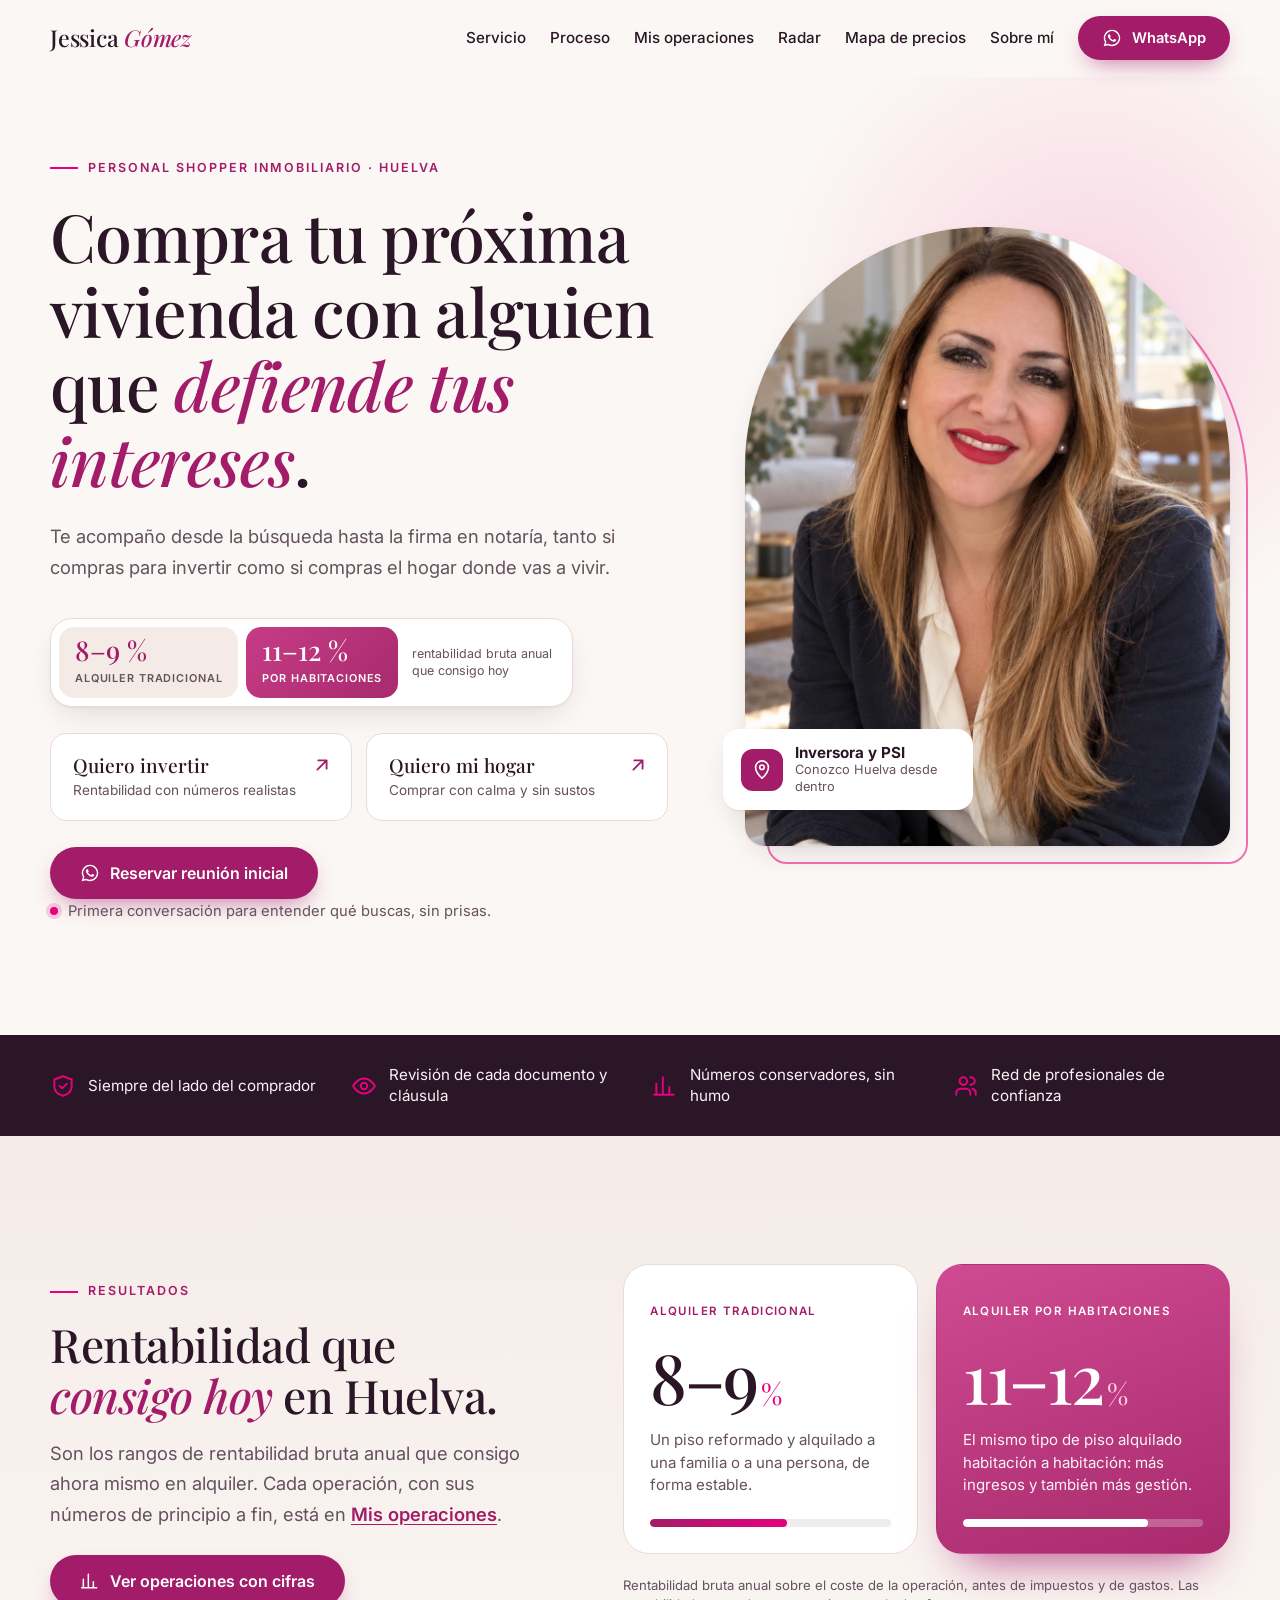
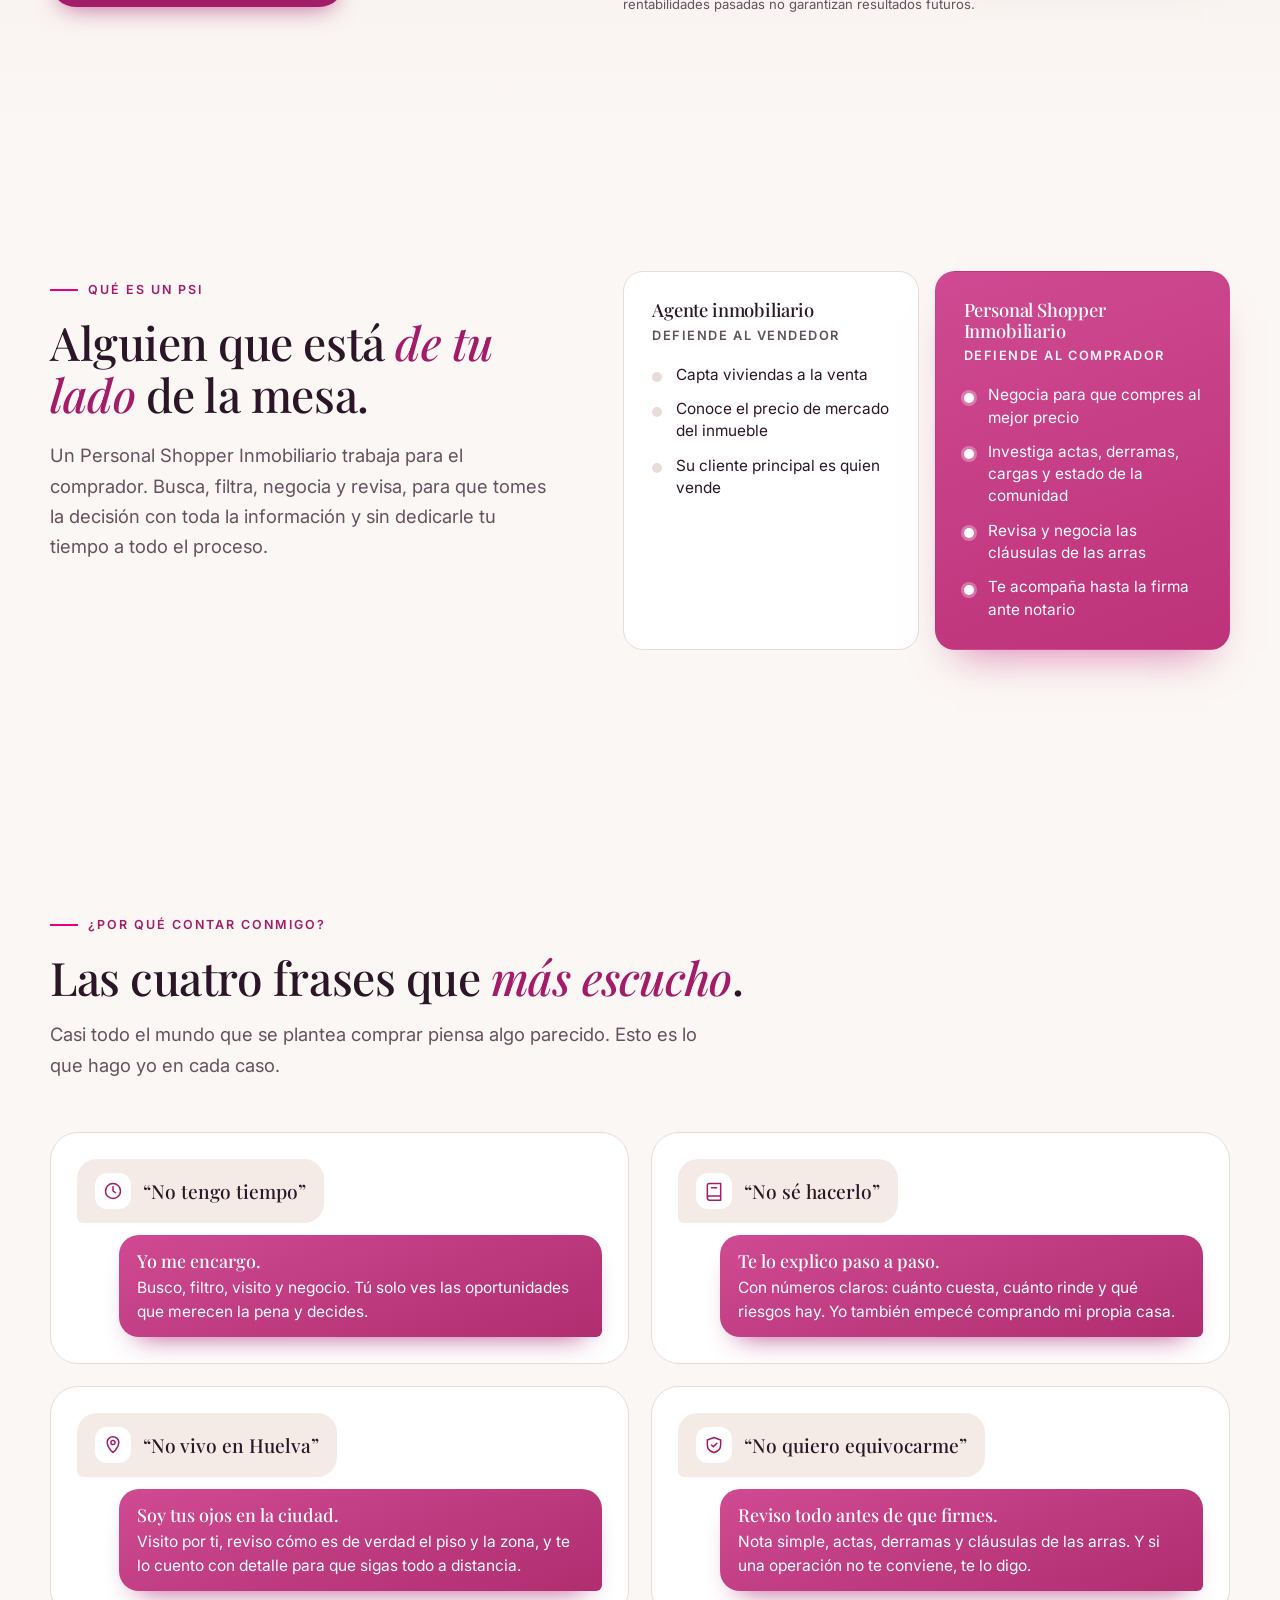
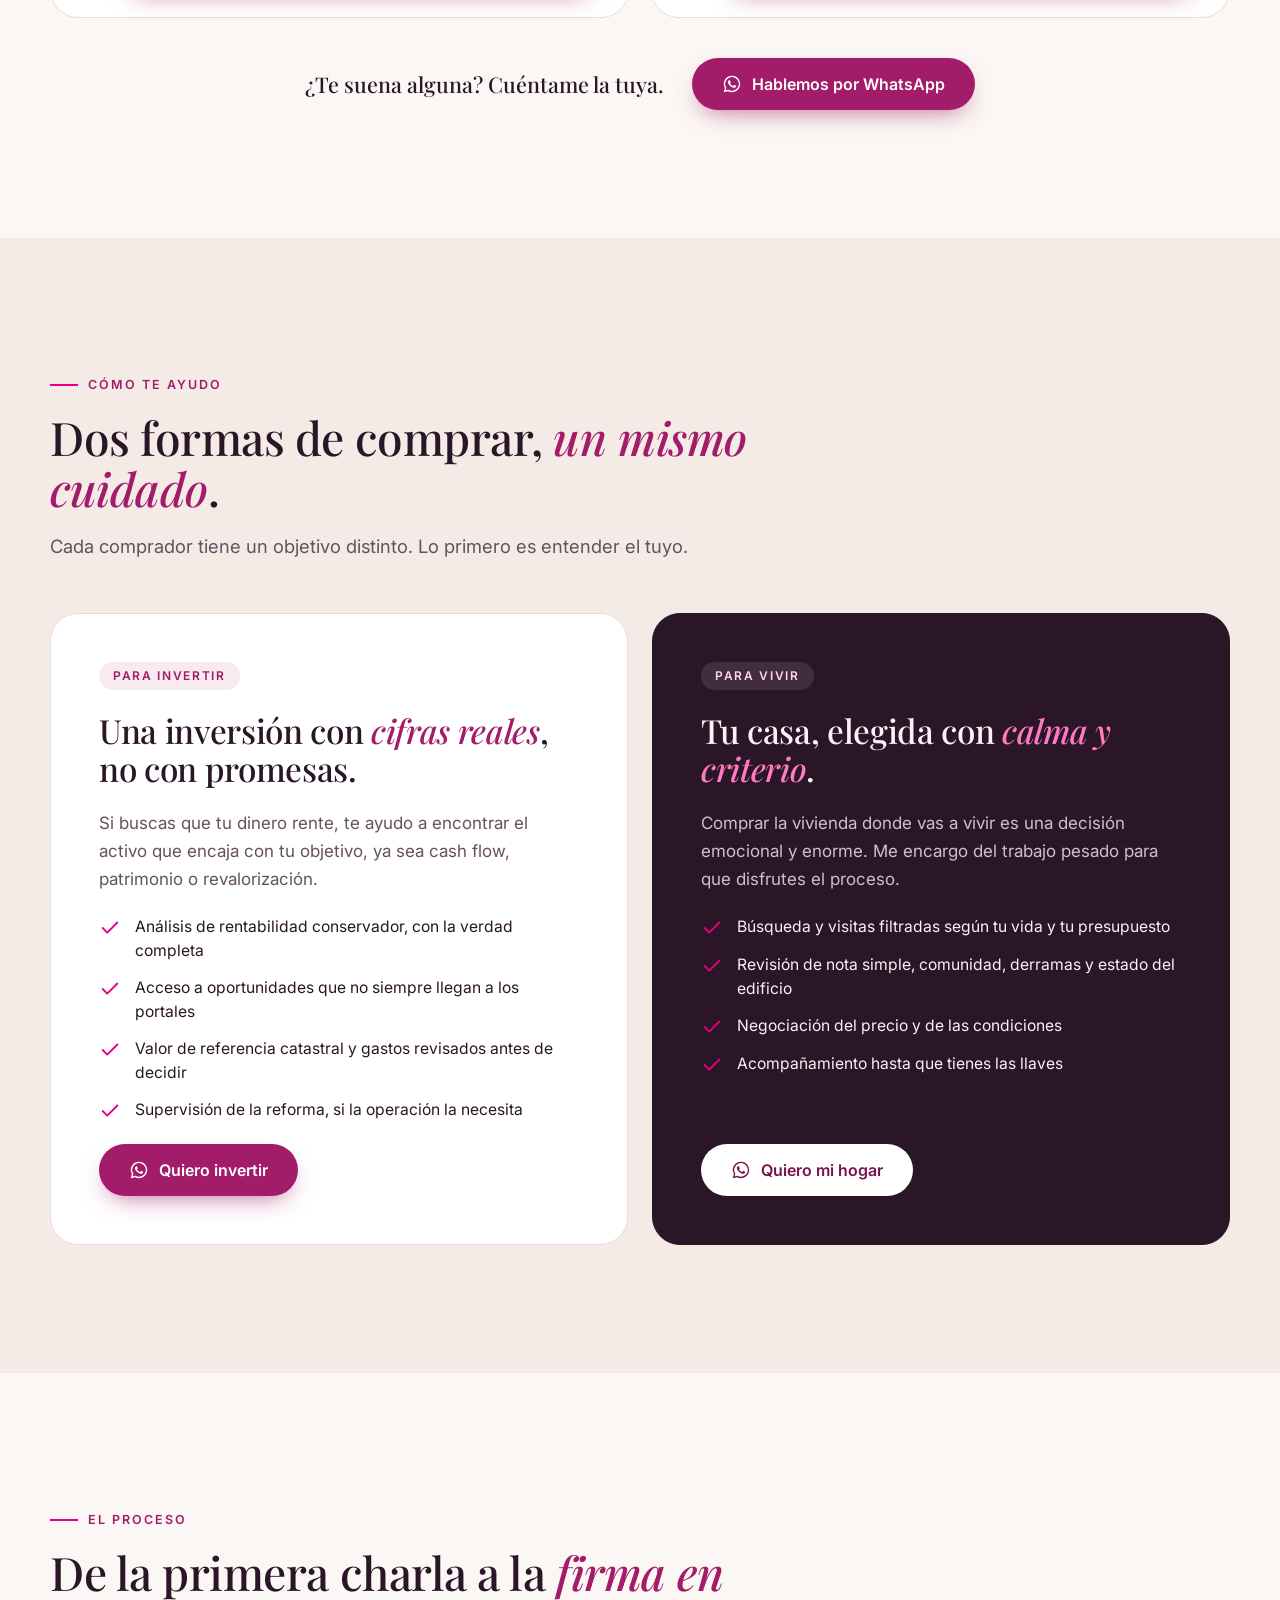
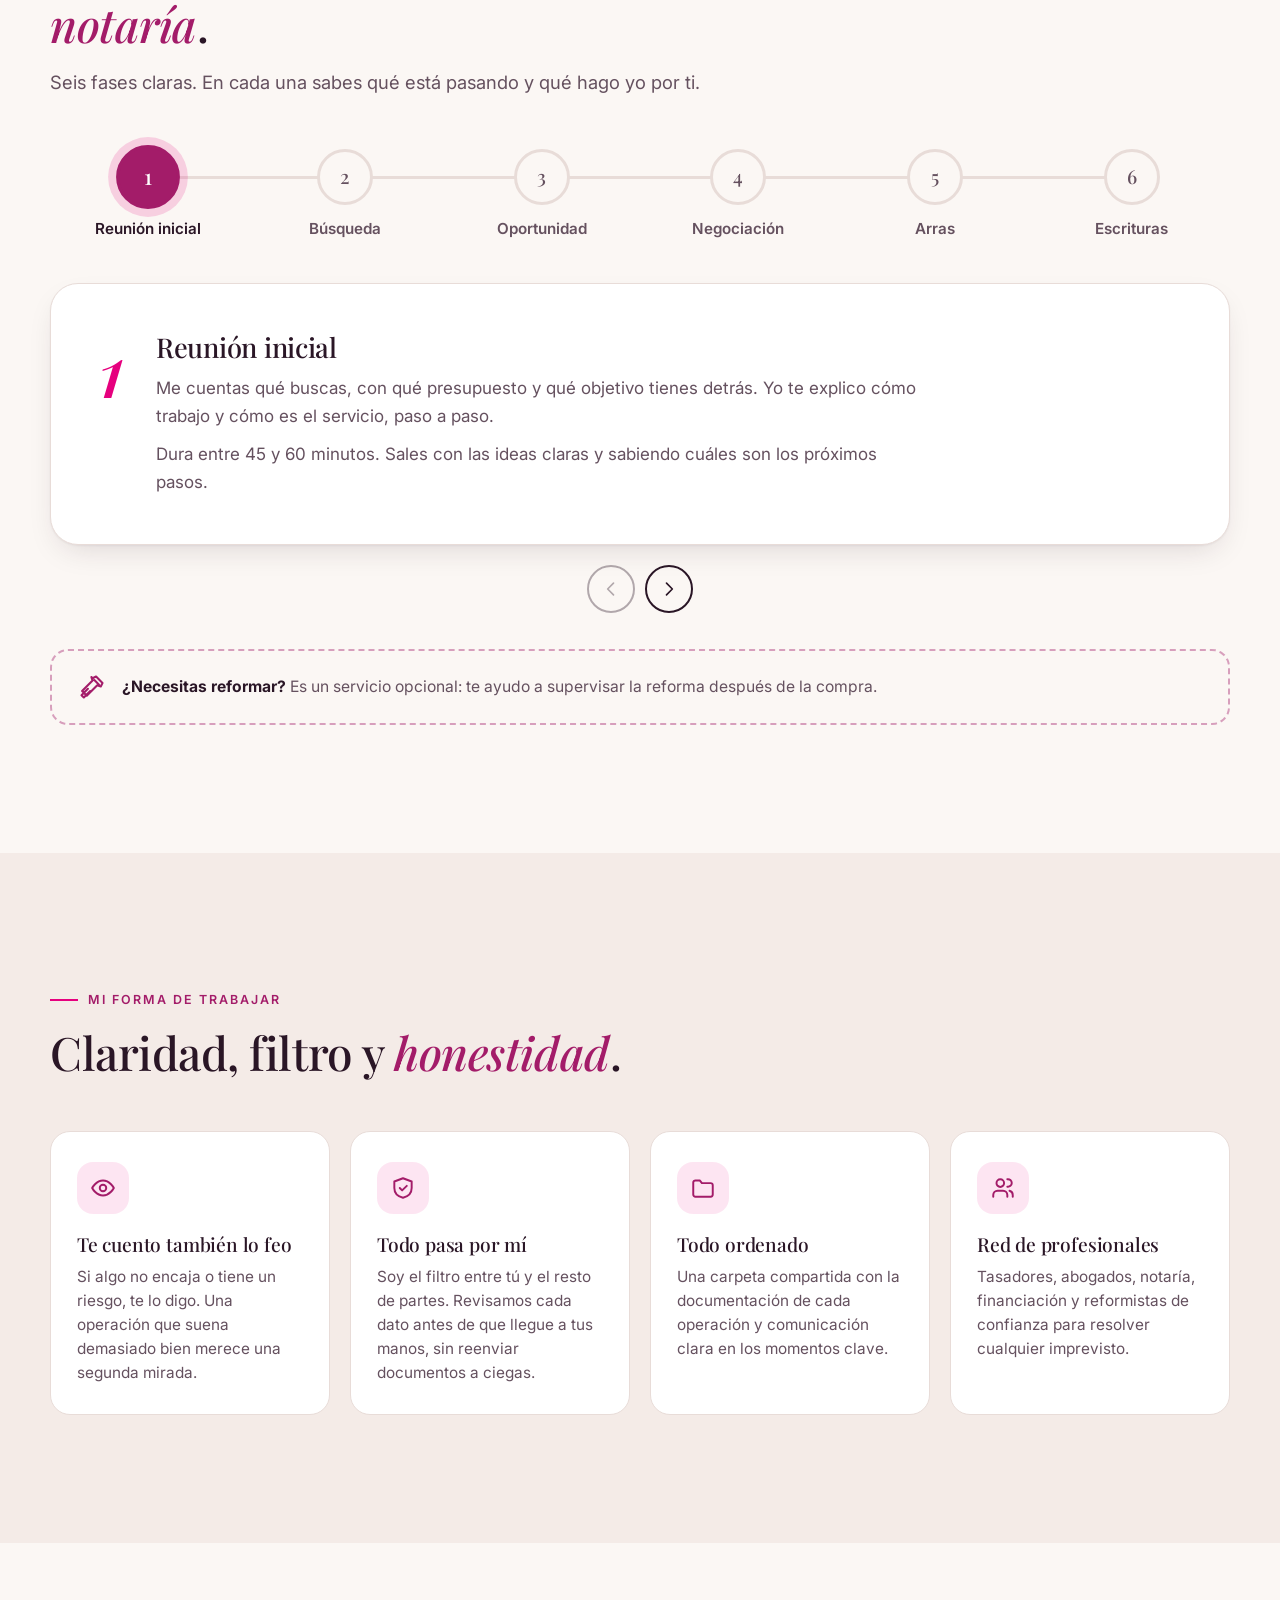
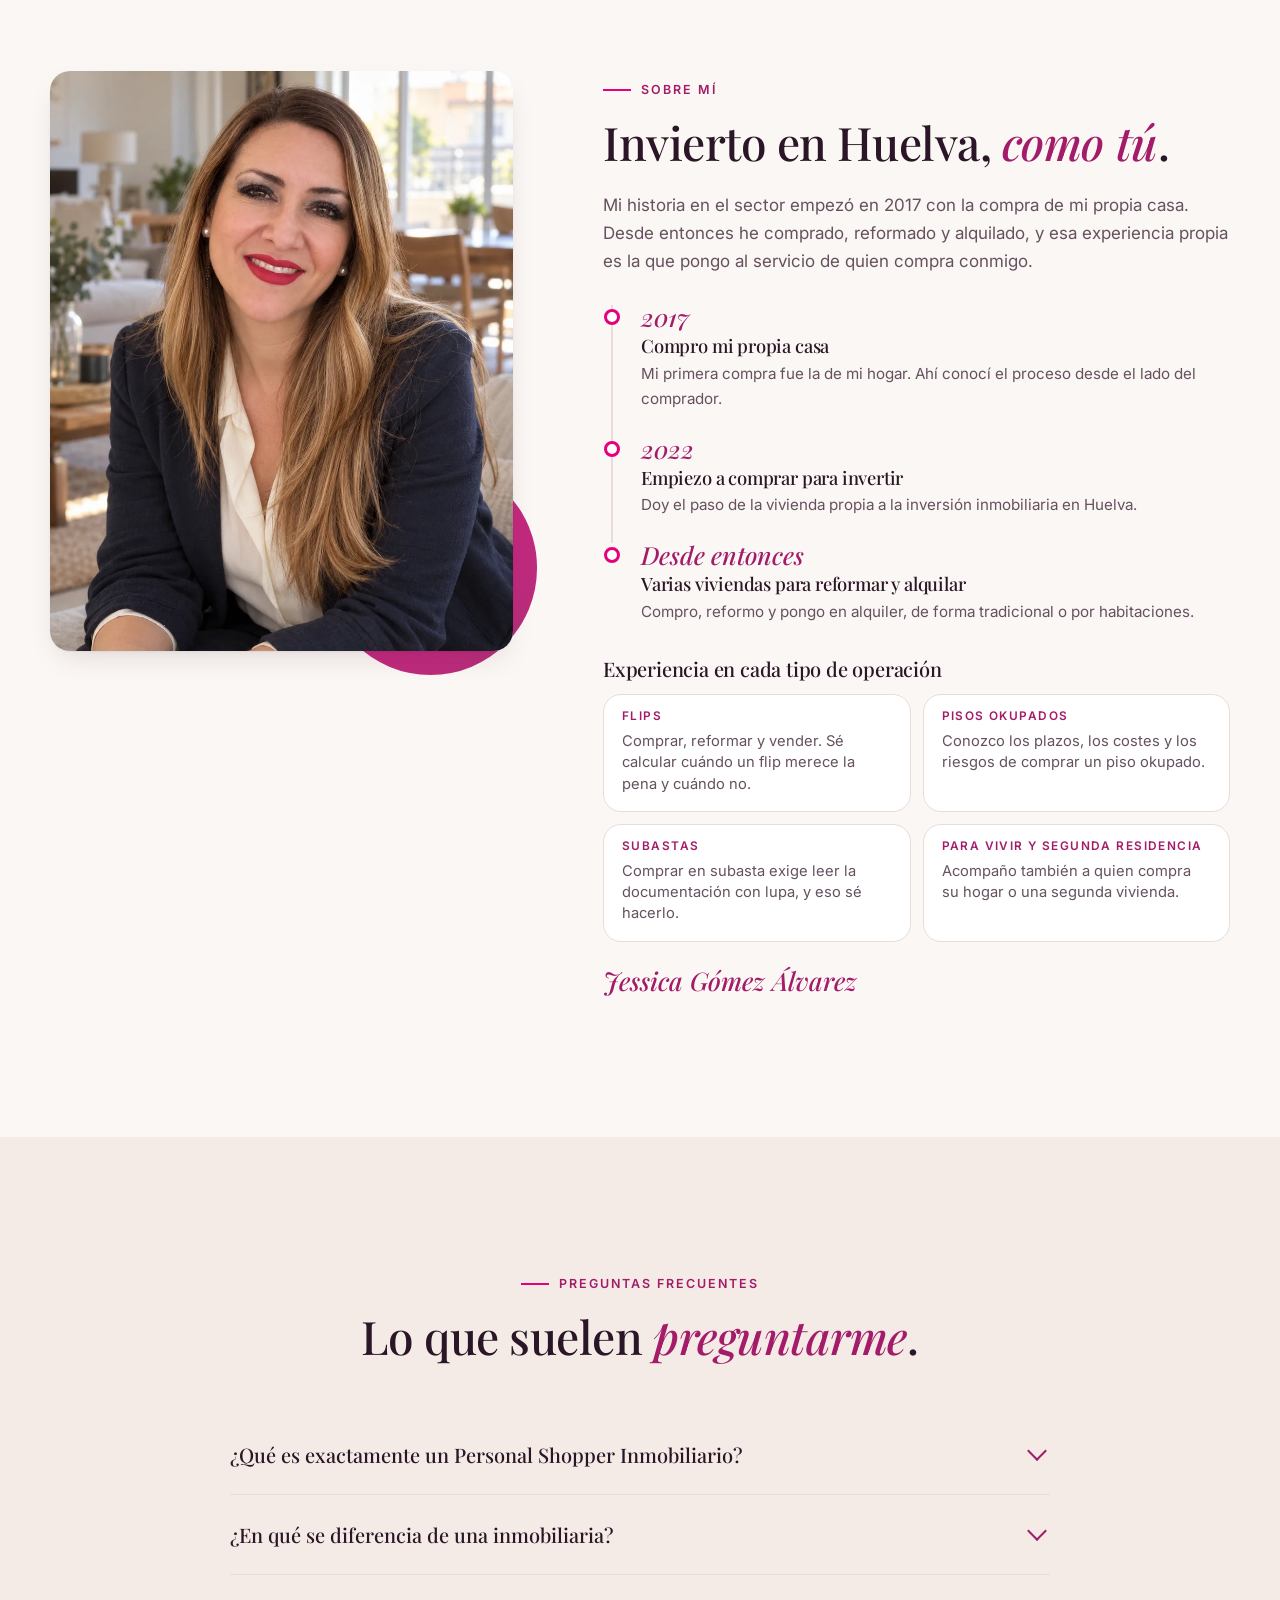
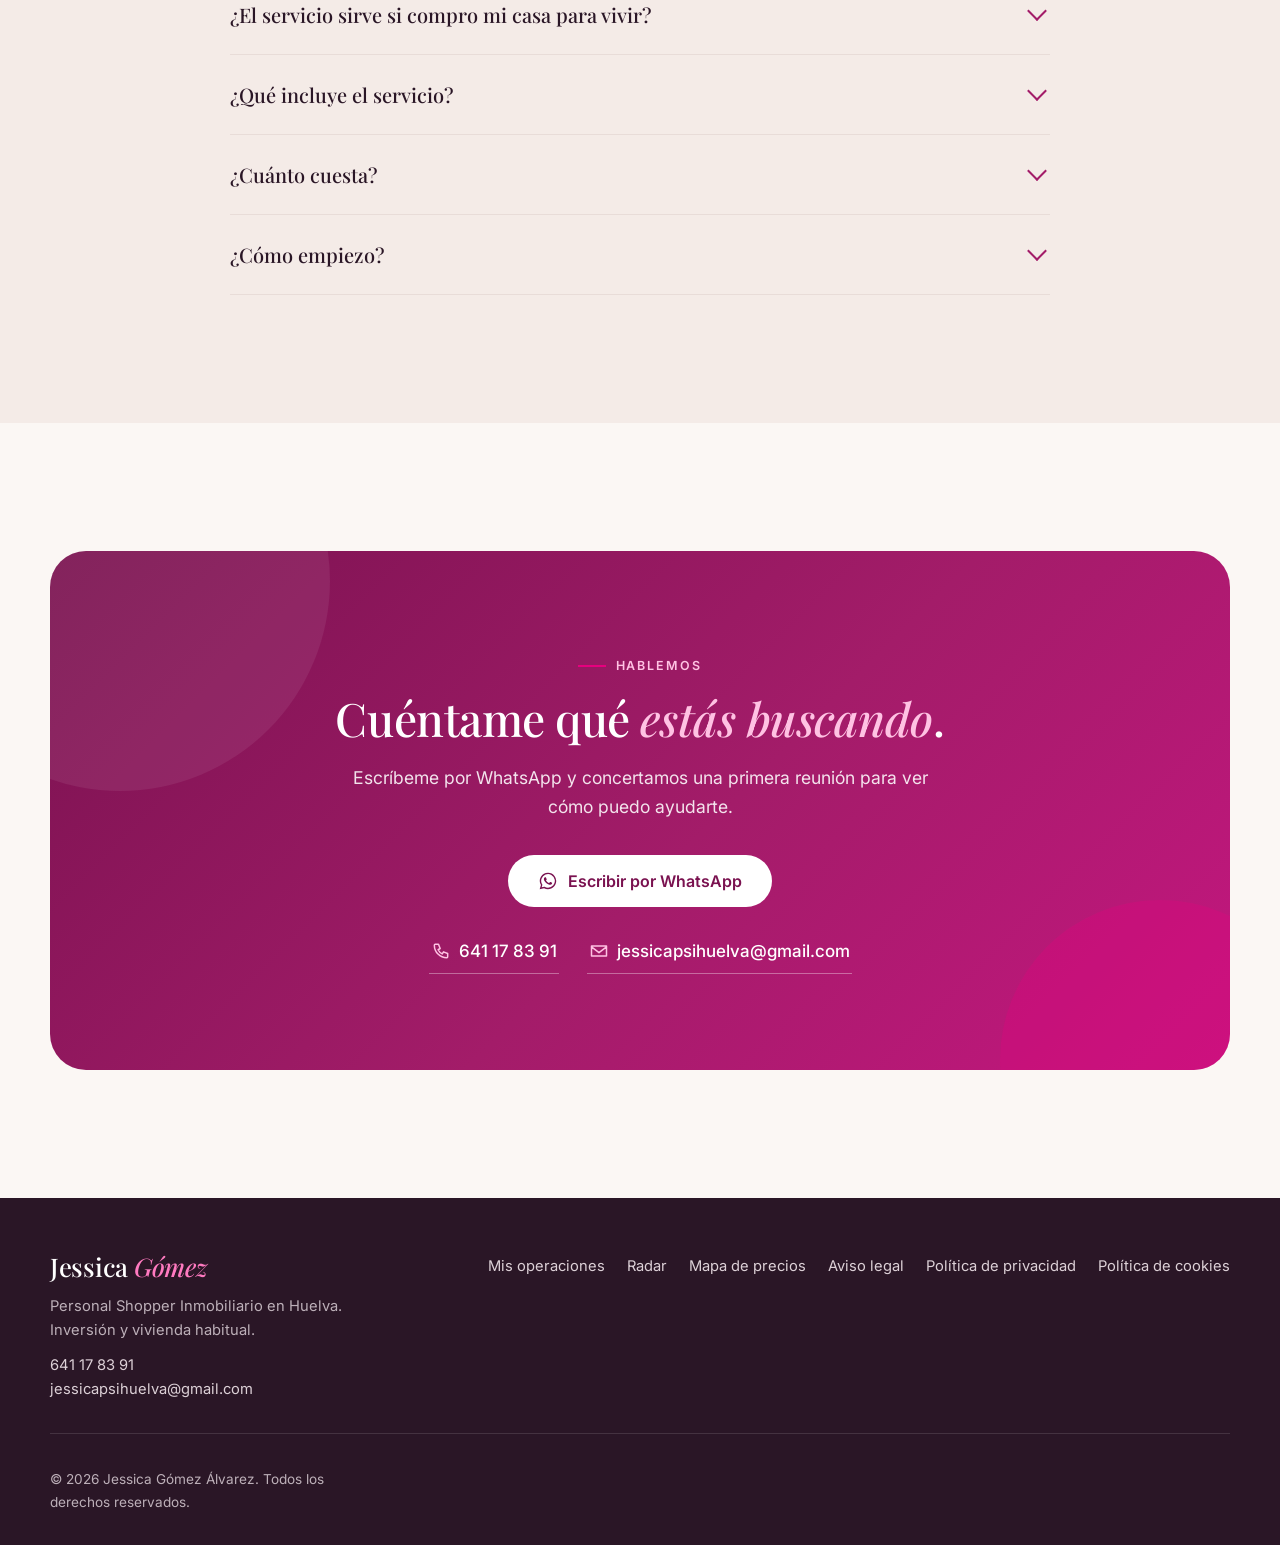
<file: index.html>
<!doctype html>
<html lang="es" class="no-js">
<head>
<meta charset="utf-8">
<meta name="viewport" content="width=device-width, initial-scale=1">
<title>Jessica Gómez · Personal Shopper Inmobiliario en Huelva</title>
<meta name="description" content="Personal Shopper Inmobiliario en Huelva. Te acompaño desde la búsqueda hasta la firma en notaría, tanto si compras para invertir como si compras tu hogar.">
<meta name="theme-color" content="#a31c69">
<meta property="og:title" content="Jessica Gómez · Personal Shopper Inmobiliario en Huelva">
<meta property="og:description" content="Compra con alguien que defiende tus intereses. Inversión y vivienda habitual en Huelva.">
<meta property="og:type" content="website">
<meta property="og:locale" content="es_ES">
<link rel="preconnect" href="https://fonts.googleapis.com">
<link rel="preconnect" href="https://fonts.gstatic.com" crossorigin>
<link rel="stylesheet" href="https://fonts.googleapis.com/css2?family=Inter:wght@400;500;600&family=Playfair+Display:ital,wght@0,400;0,500;0,600;1,400;1,500&display=swap">
<link rel="stylesheet" href="styles.css?v=20261025">
<link rel="stylesheet" href="home.css?v=20261025">
<script>document.documentElement.className = "js";</script>
</head>
<body>

<!-- Iconos reutilizables -->
<svg width="0" height="0" style="position:absolute" aria-hidden="true">
  <symbol id="i-wa" viewBox="0 0 24 24"><path fill="currentColor" d="M12.04 2a9.9 9.9 0 0 0-8.5 14.9L2 22l5.25-1.38A9.9 9.9 0 1 0 12.04 2Zm0 18.1a8.2 8.2 0 0 1-4.18-1.14l-.3-.18-3.12.82.83-3.04-.2-.31A8.2 8.2 0 1 1 12.04 20.1Zm4.5-6.1c-.25-.12-1.46-.72-1.69-.8-.22-.09-.39-.12-.55.12-.16.25-.63.8-.78.96-.14.17-.29.18-.53.06a6.7 6.7 0 0 1-3.34-2.92c-.25-.43.25-.4.72-1.33.08-.16.04-.3-.02-.42-.06-.12-.55-1.33-.76-1.82-.2-.48-.4-.41-.55-.42h-.47c-.16 0-.43.06-.65.3-.22.25-.85.83-.85 2.03s.87 2.36 1 2.52c.12.17 1.71 2.6 4.13 3.65 1.53.66 2.13.72 2.9.6.47-.07 1.46-.6 1.66-1.17.2-.58.2-1.07.14-1.17-.06-.1-.22-.16-.47-.28Z"/></symbol>
  <symbol id="i-arrow" viewBox="0 0 24 24"><path fill="none" stroke="currentColor" stroke-width="2" stroke-linecap="round" stroke-linejoin="round" d="M7 17 17 7M8 7h9v9"/></symbol>
  <symbol id="i-check" viewBox="0 0 24 24"><path fill="none" stroke="currentColor" stroke-width="2" stroke-linecap="round" stroke-linejoin="round" d="M20 6 9 17l-5-5"/></symbol>
  <symbol id="i-pin" viewBox="0 0 24 24"><path fill="none" stroke="currentColor" stroke-width="1.8" stroke-linecap="round" stroke-linejoin="round" d="M12 21s7-6.2 7-12a7 7 0 1 0-14 0c0 5.8 7 12 7 12Zm0-9.5a2.5 2.5 0 1 0 0-5 2.5 2.5 0 0 0 0 5Z"/></symbol>
  <symbol id="i-shield" viewBox="0 0 24 24"><path fill="none" stroke="currentColor" stroke-width="1.8" stroke-linecap="round" stroke-linejoin="round" d="M12 3 4 6v6c0 4.5 3.2 7.8 8 9 4.8-1.2 8-4.5 8-9V6l-8-3Zm-3 9 2.2 2.2L15.5 10"/></symbol>
  <symbol id="i-chart" viewBox="0 0 24 24"><path fill="none" stroke="currentColor" stroke-width="1.8" stroke-linecap="round" stroke-linejoin="round" d="M4 20V10m6 10V4m6 16v-7m4 7H2"/></symbol>
  <symbol id="i-people" viewBox="0 0 24 24"><path fill="none" stroke="currentColor" stroke-width="1.8" stroke-linecap="round" stroke-linejoin="round" d="M16 20v-1.5a4 4 0 0 0-4-4H7a4 4 0 0 0-4 4V20m13-9.2a3.5 3.5 0 1 0 0-6.9m5 16.1v-1.5a4 4 0 0 0-3-3.9M9.5 11a3.5 3.5 0 1 0 0-7 3.5 3.5 0 0 0 0 7Z"/></symbol>
  <symbol id="i-folder" viewBox="0 0 24 24"><path fill="none" stroke="currentColor" stroke-width="1.8" stroke-linecap="round" stroke-linejoin="round" d="M3 7a2 2 0 0 1 2-2h4l2 2.5h8a2 2 0 0 1 2 2V18a2 2 0 0 1-2 2H5a2 2 0 0 1-2-2V7Z"/></symbol>
  <symbol id="i-eye" viewBox="0 0 24 24"><path fill="none" stroke="currentColor" stroke-width="1.8" stroke-linecap="round" stroke-linejoin="round" d="M2 12s3.6-7 10-7 10 7 10 7-3.6 7-10 7S2 12 2 12Zm10 3a3 3 0 1 0 0-6 3 3 0 0 0 0 6Z"/></symbol>
  <symbol id="i-key" viewBox="0 0 24 24"><path fill="none" stroke="currentColor" stroke-width="1.8" stroke-linecap="round" stroke-linejoin="round" d="m15.5 8.5 5-5M18 6l2 2m-9.8 1.8a5 5 0 1 0 3.5 3.5L19 8M8 15.5h.01"/></symbol>
  <symbol id="i-hammer" viewBox="0 0 24 24"><path fill="none" stroke="currentColor" stroke-width="1.8" stroke-linecap="round" stroke-linejoin="round" d="m14 6 4 4m-9.5 3.5L3 19l2 2 5.5-5.5M12.5 4.5l3-1.5 5.5 5.5-1.5 3-3-1-9 9-4-4 9-9-1-3Z"/></symbol>
  <symbol id="i-clock" viewBox="0 0 24 24"><path fill="none" stroke="currentColor" stroke-width="1.8" stroke-linecap="round" stroke-linejoin="round" d="M12 7v5l3 2m6-2a9 9 0 1 1-18 0 9 9 0 0 1 18 0Z"/></symbol>
  <symbol id="i-book" viewBox="0 0 24 24"><path fill="none" stroke="currentColor" stroke-width="1.8" stroke-linecap="round" stroke-linejoin="round" d="M4 5.5A2.5 2.5 0 0 1 6.5 3H20v15H6.5A2.5 2.5 0 0 0 4 20.5v-15Zm0 15A2.5 2.5 0 0 0 6.5 23H20v-5M9 8h6"/></symbol>
  <symbol id="i-mail" viewBox="0 0 24 24"><path fill="none" stroke="currentColor" stroke-width="1.8" stroke-linecap="round" stroke-linejoin="round" d="M3 6h18v12H3V6Zm0 1 9 7 9-7"/></symbol>
  <symbol id="i-phone" viewBox="0 0 24 24"><path fill="none" stroke="currentColor" stroke-width="1.8" stroke-linecap="round" stroke-linejoin="round" d="M5 4h4l2 5-2.5 1.5a11 11 0 0 0 5 5L15 13l5 2v4a1 1 0 0 1-1 1A15 15 0 0 1 4 5a1 1 0 0 1 1-1Z"/></symbol>
  <symbol id="i-left" viewBox="0 0 24 24"><path fill="none" stroke="currentColor" stroke-width="2" stroke-linecap="round" stroke-linejoin="round" d="M15 5 8 12l7 7"/></symbol>
  <symbol id="i-right" viewBox="0 0 24 24"><path fill="none" stroke="currentColor" stroke-width="2" stroke-linecap="round" stroke-linejoin="round" d="m9 5 7 7-7 7"/></symbol>
</svg>

<span id="top"></span>
<header class="header">
  <div class="wrap">
    <a class="brand" href="#top" aria-label="Jessica Gómez, inicio">Jessica <span>Gómez</span></a>
    <button class="burger" aria-label="Abrir menú" aria-expanded="false" aria-controls="nav"><span></span><span></span><span></span></button>
    <nav class="nav" id="nav" aria-label="Principal">
      <a href="index.html#caminos">Servicio</a>
      <a href="index.html#proceso">Proceso</a>
      <a href="operaciones.html">Mis operaciones</a>
      <a href="radar.html">Radar</a>
      <a href="mapa.html">Mapa de precios</a>
      <a href="index.html#sobre-mi">Sobre mí</a>
      <a class="btn btn-primary" href="https://wa.me/34641178391?text=Hola%20Jessica%2C%20me%20gustar%C3%ADa%20reservar%20una%20reuni%C3%B3n%20inicial." target="_blank" rel="noopener">
        <svg aria-hidden="true"><use href="#i-wa"/></svg>WhatsApp
      </a>
    </nav>
  </div>
</header>

<main>

<!-- ============ HERO ============ -->
<section class="hero">
  <div class="wrap hero-grid">
    <div>
      <span class="eyebrow reveal">Personal Shopper Inmobiliario · Huelva</span>
      <h1 class="reveal" style="--d:.08s">Compra tu próxima vivienda con alguien que <em>defiende tus intereses</em>.</h1>
      <p class="lead reveal" style="--d:.16s">Te acompaño desde la búsqueda hasta la firma en notaría, tanto si compras para invertir como si compras el hogar donde vas a vivir.</p>

      <a class="yield-chips reveal" style="--d:.2s" href="#rentabilidad" aria-label="Rentabilidad bruta que consigo hoy: 8 a 9 por ciento en alquiler tradicional y 11 a 12 por ciento en alquiler por habitaciones">
        <span class="yc"><b>8–9 %</b><small>alquiler tradicional</small></span>
        <span class="yc yc-hab"><b>11–12 %</b><small>por habitaciones</small></span>
        <span class="yc-note">rentabilidad bruta anual <br>que consigo hoy</span>
      </a>

      <div class="paths reveal" style="--d:.24s">
        <a class="path" href="#inversor">
          <svg aria-hidden="true"><use href="#i-arrow"/></svg>
          <strong>Quiero invertir</strong>
          <small>Rentabilidad con números realistas</small>
        </a>
        <a class="path" href="#hogar">
          <svg aria-hidden="true"><use href="#i-arrow"/></svg>
          <strong>Quiero mi hogar</strong>
          <small>Comprar con calma y sin sustos</small>
        </a>
      </div>

      <div class="reveal" style="--d:.32s">
        <a class="btn btn-primary" href="https://wa.me/34641178391?text=Hola%20Jessica%2C%20me%20gustar%C3%ADa%20reservar%20una%20reuni%C3%B3n%20inicial." target="_blank" rel="noopener">
          <svg aria-hidden="true"><use href="#i-wa"/></svg>Reservar reunión inicial
        </a>
      </div>
      <p class="hero-note reveal" style="--d:.4s"><i></i>Primera conversación para entender qué buscas, sin prisas.</p>
    </div>

    <div class="portrait reveal" style="--d:.2s">
      <div class="portrait-frame">
        <img src="assets/img/jessica-hero.webp?v=2" width="1000" height="1436" alt="Jessica, Personal Shopper Inmobiliario en Huelva, sonriendo, con blazer azul marino y blusa blanca" fetchpriority="high">
      </div>
      <div class="badge">
        <span class="badge-icon"><svg aria-hidden="true"><use href="#i-pin"/></svg></span>
        <div><b>Inversora y PSI</b><span>Conozco Huelva desde dentro</span></div>
      </div>
    </div>
  </div>
</section>

<div class="band">
  <div class="wrap">
    <ul>
      <li><svg aria-hidden="true"><use href="#i-shield"/></svg>Siempre del lado del comprador</li>
      <li><svg aria-hidden="true"><use href="#i-eye"/></svg>Revisión de cada documento y cláusula</li>
      <li><svg aria-hidden="true"><use href="#i-chart"/></svg>Números conservadores, sin humo</li>
      <li><svg aria-hidden="true"><use href="#i-people"/></svg>Red de profesionales de confianza</li>
    </ul>
  </div>
</div>

<!-- ============ RENTABILIDAD ============ -->
<section class="section yield" id="rentabilidad">
  <div class="wrap yield-grid">
    <div>
      <span class="eyebrow reveal">Resultados</span>
      <h2 class="reveal">Rentabilidad que <em>consigo hoy</em> en Huelva.</h2>
      <p class="lead reveal">Son los rangos de rentabilidad bruta anual que consigo ahora mismo en alquiler. Cada operación, con sus números de principio a fin, está en <a class="txt-link" href="operaciones.html">Mis operaciones</a>.</p>
      <a class="btn btn-primary reveal" href="operaciones.html"><svg aria-hidden="true"><use href="#i-chart"/></svg>Ver operaciones con cifras</a>
    </div>
    <div class="yield-cards">
      <article class="yield-card reveal">
        <span class="yield-tag">Alquiler tradicional</span>
        <div class="yield-num"><b>8–9</b><span>%</span></div>
        <p>Un piso reformado y alquilado a una familia o a una persona, de forma estable.</p>
        <div class="yield-bar" aria-hidden="true"><i style="--w:57%"></i></div>
      </article>
      <article class="yield-card hot reveal" style="--d:.1s">
        <span class="yield-tag">Alquiler por habitaciones</span>
        <div class="yield-num"><b>11–12</b><span>%</span></div>
        <p>El mismo tipo de piso alquilado habitación a habitación: más ingresos y también más gestión.</p>
        <div class="yield-bar" aria-hidden="true"><i style="--w:77%"></i></div>
      </article>
      <p class="yield-foot reveal">Rentabilidad bruta anual sobre el coste de la operación, antes de impuestos y de gastos. Las rentabilidades pasadas no garantizan resultados futuros.</p>
    </div>
  </div>
</section>

<!-- ============ QUÉ ES UN PSI ============ -->
<section class="section" id="psi">
  <div class="wrap split">
    <div>
      <span class="eyebrow reveal">Qué es un PSI</span>
      <h2 class="reveal">Alguien que está <em>de tu lado</em> de la mesa.</h2>
      <p class="lead reveal">Un Personal Shopper Inmobiliario trabaja para el comprador. Busca, filtra, negocia y revisa, para que tomes la decisión con toda la información y sin dedicarle tu tiempo a todo el proceso.</p>
    </div>
    <div class="compare reveal" style="--d:.1s">
      <article>
        <h3>Agente inmobiliario</h3>
        <span class="who">Defiende al vendedor</span>
        <ul>
          <li>Capta viviendas a la venta</li>
          <li>Conoce el precio de mercado del inmueble</li>
          <li>Su cliente principal es quien vende</li>
        </ul>
      </article>
      <article class="us">
        <h3>Personal Shopper Inmobiliario</h3>
        <span class="who">Defiende al comprador</span>
        <ul>
          <li>Negocia para que compres al mejor precio</li>
          <li>Investiga actas, derramas, cargas y estado de la comunidad</li>
          <li>Revisa y negocia las cláusulas de las arras</li>
          <li>Te acompaña hasta la firma ante notario</li>
        </ul>
      </article>
    </div>
  </div>
</section>

<!-- ============ POR QUÉ CONTAR CONMIGO ============ -->
<section class="section why" id="por-que">
  <div class="wrap">
    <div class="section-head">
      <span class="eyebrow reveal">¿Por qué contar conmigo?</span>
      <h2 class="reveal">Las cuatro frases que <em>más escucho</em>.</h2>
      <p class="lead reveal">Casi todo el mundo que se plantea comprar piensa algo parecido. Esto es lo que hago yo en cada caso.</p>
    </div>
    <div class="chats">
      <article class="chat reveal">
        <div class="bubble in"><span class="ico"><svg aria-hidden="true"><use href="#i-clock"/></svg></span><q>No tengo tiempo</q></div>
        <div class="bubble out"><b>Yo me encargo.</b> Busco, filtro, visito y negocio. Tú solo ves las oportunidades que merecen la pena y decides.</div>
      </article>
      <article class="chat reveal" style="--d:.08s">
        <div class="bubble in"><span class="ico"><svg aria-hidden="true"><use href="#i-book"/></svg></span><q>No sé hacerlo</q></div>
        <div class="bubble out"><b>Te lo explico paso a paso.</b> Con números claros: cuánto cuesta, cuánto rinde y qué riesgos hay. Yo también empecé comprando mi propia casa.</div>
      </article>
      <article class="chat reveal" style="--d:.16s">
        <div class="bubble in"><span class="ico"><svg aria-hidden="true"><use href="#i-pin"/></svg></span><q>No vivo en Huelva</q></div>
        <div class="bubble out"><b>Soy tus ojos en la ciudad.</b> Visito por ti, reviso cómo es de verdad el piso y la zona, y te lo cuento con detalle para que sigas todo a distancia.</div>
      </article>
      <article class="chat reveal" style="--d:.24s">
        <div class="bubble in"><span class="ico"><svg aria-hidden="true"><use href="#i-shield"/></svg></span><q>No quiero equivocarme</q></div>
        <div class="bubble out"><b>Reviso todo antes de que firmes.</b> Nota simple, actas, derramas y cláusulas de las arras. Y si una operación no te conviene, te lo digo.</div>
      </article>
    </div>
    <div class="why-cta reveal">
      <p>¿Te suena alguna? Cuéntame la tuya.</p>
      <a class="btn btn-primary" href="https://wa.me/34641178391?text=Hola%20Jessica%2C%20me%20gustar%C3%ADa%20reservar%20una%20reuni%C3%B3n%20inicial." target="_blank" rel="noopener">
        <svg aria-hidden="true"><use href="#i-wa"/></svg>Hablemos por WhatsApp
      </a>
    </div>
  </div>
</section>

<!-- ============ DOS CAMINOS ============ -->
<section class="section paths-section" id="caminos">
  <div class="wrap">
    <div class="section-head">
      <span class="eyebrow reveal">Cómo te ayudo</span>
      <h2 class="reveal">Dos formas de comprar, <em>un mismo cuidado</em>.</h2>
      <p class="lead reveal">Cada comprador tiene un objetivo distinto. Lo primero es entender el tuyo.</p>
    </div>

    <div class="duo">
      <article class="card reveal" id="inversor">
        <span class="tag">Para invertir</span>
        <h3>Una inversión con <em>cifras reales</em>, no con promesas.</h3>
        <p>Si buscas que tu dinero rente, te ayudo a encontrar el activo que encaja con tu objetivo, ya sea cash flow, patrimonio o revalorización.</p>
        <ul class="checks">
          <li><svg aria-hidden="true"><use href="#i-check"/></svg>Análisis de rentabilidad conservador, con la verdad completa</li>
          <li><svg aria-hidden="true"><use href="#i-check"/></svg>Acceso a oportunidades que no siempre llegan a los portales</li>
          <li><svg aria-hidden="true"><use href="#i-check"/></svg>Valor de referencia catastral y gastos revisados antes de decidir</li>
          <li><svg aria-hidden="true"><use href="#i-check"/></svg>Supervisión de la reforma, si la operación la necesita</li>
        </ul>
        <a class="btn btn-primary" href="https://wa.me/34641178391?text=Hola%20Jessica%2C%20quiero%20invertir%20en%20vivienda%20en%20Huelva%20y%20me%20gustar%C3%ADa%20hablar%20contigo." target="_blank" rel="noopener">
          <svg aria-hidden="true"><use href="#i-wa"/></svg>Quiero invertir
        </a>
      </article>

      <article class="card alt reveal" style="--d:.1s" id="hogar">
        <span class="tag">Para vivir</span>
        <h3>Tu casa, elegida con <em>calma y criterio</em>.</h3>
        <p>Comprar la vivienda donde vas a vivir es una decisión emocional y enorme. Me encargo del trabajo pesado para que disfrutes el proceso.</p>
        <ul class="checks">
          <li><svg aria-hidden="true"><use href="#i-check"/></svg>Búsqueda y visitas filtradas según tu vida y tu presupuesto</li>
          <li><svg aria-hidden="true"><use href="#i-check"/></svg>Revisión de nota simple, comunidad, derramas y estado del edificio</li>
          <li><svg aria-hidden="true"><use href="#i-check"/></svg>Negociación del precio y de las condiciones</li>
          <li><svg aria-hidden="true"><use href="#i-check"/></svg>Acompañamiento hasta que tienes las llaves</li>
        </ul>
        <a class="btn btn-light" href="https://wa.me/34641178391?text=Hola%20Jessica%2C%20quiero%20comprar%20mi%20vivienda%20en%20Huelva%20y%20me%20gustar%C3%ADa%20hablar%20contigo." target="_blank" rel="noopener">
          <svg aria-hidden="true"><use href="#i-wa"/></svg>Quiero mi hogar
        </a>
      </article>
    </div>
  </div>
</section>

<!-- ============ PROCESO ============ -->
<section class="section" id="proceso">
  <div class="wrap">
    <div class="section-head">
      <span class="eyebrow reveal">El proceso</span>
      <h2 class="reveal">De la primera charla a la <em>firma en notaría</em>.</h2>
      <p class="lead reveal">Seis fases claras. En cada una sabes qué está pasando y qué hago yo por ti.</p>
    </div>

    <div class="timeline reveal" id="timeline">
      <span class="tl-progress" aria-hidden="true"></span>
      <ol class="tl-track">

        <li class="step">
          <button class="step-btn" type="button"><span class="dot">1</span><span class="step-title">Reunión inicial</span></button>
          <div class="step-detail">
            <p>Me cuentas qué buscas, con qué presupuesto y qué objetivo tienes detrás. Yo te explico cómo trabajo y cómo es el servicio, paso a paso.</p>
            <p>Dura entre 45 y 60 minutos. Sales con las ideas claras y sabiendo cuáles son los próximos pasos.</p>
          </div>
        </li>
        <li class="step">
          <button class="step-btn" type="button"><span class="dot">2</span><span class="step-title">Búsqueda</span></button>
          <div class="step-detail">
            <p>Es la fase que más trabajo lleva y la que menos se ve: portales a diario, contacto con inmobiliarias, llamadas y visitas.</p>
            <p>Solo ves lo que encaja con lo que me has pedido. Te mantengo al corriente aunque aún no haya nada que presentarte.</p>
          </div>
        </li>
        <li class="step">
          <button class="step-btn" type="button"><span class="dot">3</span><span class="step-title">Oportunidad</span></button>
          <div class="step-detail">
            <p>Cuando aparece una buena opción, la preparo en una carpeta compartida: fotos y vídeo, datos catastrales, nota simple y análisis.</p>
            <p>Te cuento los pros y también los contras, y lo hablamos con calma antes de decidir.</p>
          </div>
        </li>
        <li class="step">
          <button class="step-btn" type="button"><span class="dot">4</span><span class="step-title">Negociación</span></button>
          <div class="step-detail">
            <p>Negocio el precio con argumentos reales sobre el estado del inmueble, y también el plazo para escriturar.</p>
            <p>Mantengo una buena relación con quien vende para que la operación siga adelante.</p>
          </div>
        </li>
        <li class="step">
          <button class="step-btn" type="button"><span class="dot">5</span><span class="step-title">Arras</span></button>
          <div class="step-detail">
            <p>Reviso el contrato de arras antes que tú: datos, forma de pago y cláusulas. Si hay algo abusivo, se negocia.</p>
            <p>Solo cuando está todo en orden te lo paso para la firma.</p>
          </div>
        </li>
        <li class="step">
          <button class="step-btn" type="button"><span class="dot">6</span><span class="step-title">Escrituras</span></button>
          <div class="step-detail">
            <p>Coordino la fecha con todas las partes, reviso la documentación final y te acompaño en la notaría.</p>
            <p>Unos días antes te explico qué va a pasar, para llegar tranquilo/a. Después, las llaves son tuyas.</p>
          </div>
        </li>
      </ol>
    </div>

    <div class="tl-panel" id="tl-panel" aria-live="polite"></div>
    <div class="tl-controls">
      <button type="button" id="tl-prev" aria-label="Fase anterior"><svg aria-hidden="true"><use href="#i-left"/></svg></button>
      <button type="button" id="tl-next" aria-label="Fase siguiente"><svg aria-hidden="true"><use href="#i-right"/></svg></button>
    </div>

    <div class="tl-extra reveal">
      <svg aria-hidden="true"><use href="#i-hammer"/></svg>
      <p><b>¿Necesitas reformar?</b> Es un servicio opcional: te ayudo a supervisar la reforma después de la compra.</p>
    </div>
  </div>
</section>

<!-- ============ CÓMO TRABAJO ============ -->
<section class="section how" id="como-trabajo">
  <div class="wrap">
    <div class="section-head">
      <span class="eyebrow reveal">Mi forma de trabajar</span>
      <h2 class="reveal">Claridad, filtro y <em>honestidad</em>.</h2>
    </div>
    <div class="principles">
      <article class="principle reveal">
        <span class="ico"><svg aria-hidden="true"><use href="#i-eye"/></svg></span>
        <h3>Te cuento también lo feo</h3>
        <p>Si algo no encaja o tiene un riesgo, te lo digo. Una operación que suena demasiado bien merece una segunda mirada.</p>
      </article>
      <article class="principle reveal" style="--d:.08s">
        <span class="ico"><svg aria-hidden="true"><use href="#i-shield"/></svg></span>
        <h3>Todo pasa por mí</h3>
        <p>Soy el filtro entre tú y el resto de partes. Revisamos cada dato antes de que llegue a tus manos, sin reenviar documentos a ciegas.</p>
      </article>
      <article class="principle reveal" style="--d:.16s">
        <span class="ico"><svg aria-hidden="true"><use href="#i-folder"/></svg></span>
        <h3>Todo ordenado</h3>
        <p>Una carpeta compartida con la documentación de cada operación y comunicación clara en los momentos clave.</p>
      </article>
      <article class="principle reveal" style="--d:.24s">
        <span class="ico"><svg aria-hidden="true"><use href="#i-people"/></svg></span>
        <h3>Red de profesionales</h3>
        <p>Tasadores, abogados, notaría, financiación y reformistas de confianza para resolver cualquier imprevisto.</p>
      </article>
    </div>
  </div>
</section>

<!-- ============ SOBRE JESSICA ============ -->
<section class="section about" id="sobre-mi">
  <div class="wrap about-grid">
    <div class="about-photo reveal">
      <div class="frame">
        <img src="assets/img/jessica-sobre.webp?v=2" width="900" height="1170" alt="Retrato de Jessica sonriendo" loading="lazy">
      </div>
    </div>
    <div>
      <span class="eyebrow reveal">Sobre mí</span>
      <h2 class="reveal">Invierto en Huelva, <em>como tú</em>.</h2>
      <!-- PENDIENTE: ampliar con la historia real de Jessica cuando la envíe (este texto parte de su resumen) -->
      <p class="reveal">Mi historia en el sector empezó en 2017 con la compra de mi propia casa. Desde entonces he comprado, reformado y alquilado, y esa experiencia propia es la que pongo al servicio de quien compra conmigo.</p>

      <ol class="story reveal">
        <li>
          <span class="when">2017</span>
          <div><h3>Compro mi propia casa</h3><p>Mi primera compra fue la de mi hogar. Ahí conocí el proceso desde el lado del comprador.</p></div>
        </li>
        <li>
          <span class="when">2022</span>
          <div><h3>Empiezo a comprar para invertir</h3><p>Doy el paso de la vivienda propia a la inversión inmobiliaria en Huelva.</p></div>
        </li>
        <li>
          <span class="when">Desde entonces</span>
          <div><h3>Varias viviendas para reformar y alquilar</h3><p>Compro, reformo y pongo en alquiler, de forma tradicional o por habitaciones.</p></div>
        </li>
      </ol>

      <h3 class="exp-title reveal">Experiencia en cada tipo de operación</h3>
      <ul class="exp reveal">
        <li><b>Flips</b><span>Comprar, reformar y vender. Sé calcular cuándo un flip merece la pena y cuándo no.</span></li>
        <li><b>Pisos okupados</b><span>Conozco los plazos, los costes y los riesgos de comprar un piso okupado.</span></li>
        <li><b>Subastas</b><span>Comprar en subasta exige leer la documentación con lupa, y eso sé hacerlo.</span></li>
        <li><b>Para vivir y segunda residencia</b><span>Acompaño también a quien compra su hogar o una segunda vivienda.</span></li>
      </ul>

      <p class="sign reveal">Jessica Gómez Álvarez</p>
    </div>
  </div>
</section>

<!-- ============ FAQ ============ -->
<section class="section paths-section" id="faq">
  <div class="wrap faq-wrap">
    <div class="section-head">
      <span class="eyebrow reveal">Preguntas frecuentes</span>
      <h2 class="reveal">Lo que suelen <em>preguntarme</em>.</h2>
    </div>
    <div class="reveal">
      <details>
        <summary>¿Qué es exactamente un Personal Shopper Inmobiliario?</summary>
        <p>Es un profesional que ayuda a una persona a comprar un inmueble, para invertir o para vivir, y la acompaña durante todo el proceso, desde que se localiza la operación hasta la firma ante notario. Trabaja para el comprador.</p>
      </details>
      <details>
        <summary>¿En qué se diferencia de una inmobiliaria?</summary>
        <p>Una inmobiliaria representa a quien vende. Yo represento a quien compra: negocio el precio, reviso la documentación y las cláusulas, y te digo con franqueza si la operación te conviene o no.</p>
      </details>
      <details>
        <summary>¿El servicio sirve si compro mi casa para vivir?</summary>
        <p>Sí. Sirve tanto a inversores como a quienes compran su vivienda habitual. Cambia el enfoque: en una inversión miramos números y rentabilidad, y en tu hogar miramos cómo vas a vivir, la zona, el edificio y que no haya sorpresas.</p>
      </details>
      <details>
        <summary>¿Qué incluye el servicio?</summary>
        <p>Lo principal es la búsqueda y localización, la presentación de oportunidades, la negociación, la revisión de arras y el acompañamiento hasta la escritura. La supervisión de la reforma es un servicio opcional.</p>
      </details>
      <details>
        <summary>¿Cuánto cuesta?</summary>
        <p>Depende del tipo de operación y de lo que necesites. Lo explico con detalle en la reunión inicial, antes de que tomes ninguna decisión.</p>
      </details>
      <details>
        <summary>¿Cómo empiezo?</summary>
        <p>Escríbeme por WhatsApp y quedamos para una reunión inicial, presencial o por videollamada, de unos 45 a 60 minutos. Allí me cuentas qué buscas y yo te explico cómo trabajo.</p>
      </details>
    </div>
  </div>
</section>

<!-- ============ CTA ============ -->
<section class="section cta" id="contacto">
  <div class="wrap">
    <div class="cta-box reveal">
      <span class="eyebrow" style="color:#ffc2e3;justify-content:center">Hablemos</span>
      <h2 style="margin-top:18px">Cuéntame qué <em>estás buscando</em>.</h2>
      <p>Escríbeme por WhatsApp y concertamos una primera reunión para ver cómo puedo ayudarte.</p>
      <a class="btn btn-light" href="https://wa.me/34641178391?text=Hola%20Jessica%2C%20me%20gustar%C3%ADa%20reservar%20una%20reuni%C3%B3n%20inicial." target="_blank" rel="noopener">
        <svg aria-hidden="true"><use href="#i-wa"/></svg>Escribir por WhatsApp
      </a>
      <ul class="cta-contact">
        <li><a href="tel:+34641178391"><svg aria-hidden="true"><use href="#i-phone"/></svg>641 17 83 91</a></li>
        <li><a href="mailto:jessicapsihuelva@gmail.com"><svg aria-hidden="true"><use href="#i-mail"/></svg>jessicapsihuelva@gmail.com</a></li>
      </ul>
    </div>
  </div>
</section>

</main>

<footer class="footer">
  <div class="wrap">
    <div class="footer-grid">
      <div>
        <a class="brand" href="#top">Jessica <span>Gómez</span></a>
        <p>Personal Shopper Inmobiliario en Huelva. Inversión y vivienda habitual.</p>
        <p class="foot-contact"><a href="tel:+34641178391">641 17 83 91</a><br><a href="mailto:jessicapsihuelva@gmail.com">jessicapsihuelva@gmail.com</a></p>
      </div>
      <nav aria-label="Legal">
        <a href="operaciones.html">Mis operaciones</a>
        <a href="radar.html">Radar</a>
        <a href="mapa.html">Mapa de precios</a>
        <a href="aviso-legal.html">Aviso legal</a>
        <a href="privacidad.html">Política de privacidad</a>
        <a href="cookies.html">Política de cookies</a>
      </nav>
    </div>
    <p class="copy">© <span id="year">2026</span> Jessica Gómez Álvarez. Todos los derechos reservados.</p>
  </div>
</footer>

<a class="wa-float" href="https://wa.me/34641178391?text=Hola%20Jessica%2C%20me%20gustar%C3%ADa%20reservar%20una%20reuni%C3%B3n%20inicial." target="_blank" rel="noopener" aria-label="Escribir por WhatsApp">
  <svg aria-hidden="true"><use href="#i-wa"/></svg>
</a>

<script defer src="main.js?v=20261025"></script>
</body>
</html>
</file>
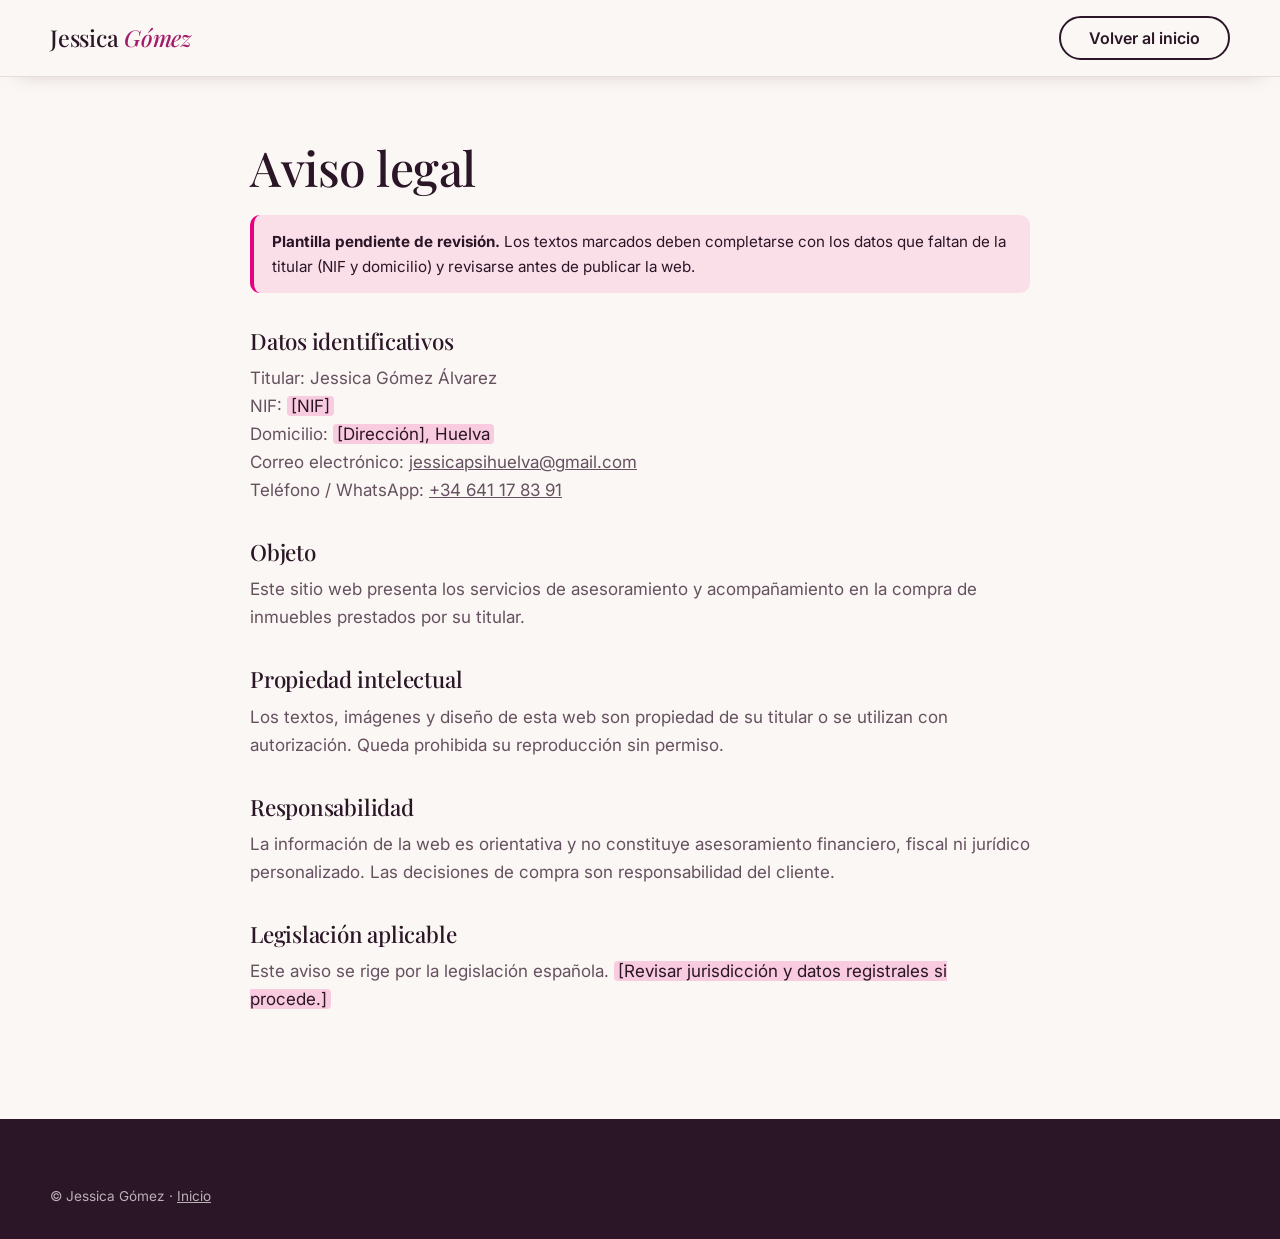
<file: aviso-legal.html>
<!doctype html>
<html lang="es">
<head>
<meta charset="utf-8">
<meta name="viewport" content="width=device-width, initial-scale=1">
<title>Aviso legal · Jessica Gómez</title>
<meta name="robots" content="noindex">
<link rel="preconnect" href="https://fonts.googleapis.com">
<link rel="preconnect" href="https://fonts.gstatic.com" crossorigin>
<link rel="stylesheet" href="https://fonts.googleapis.com/css2?family=Inter:wght@400;500;600&family=Playfair+Display:ital,wght@0,400;0,500;1,400&display=swap">
<link rel="stylesheet" href="styles.css?v=20261025">
</head>
<body>
<header class="header is-scrolled"><div class="wrap"><a class="brand" href="index.html">Jessica <span>Gómez</span></a><a class="btn btn-ghost" style="min-height:44px" href="index.html">Volver al inicio</a></div></header>
<main class="legal"><div class="wrap">
<h1>Aviso legal</h1>
<p class="todo"><strong>Plantilla pendiente de revisión.</strong> Los textos marcados deben completarse con los datos que faltan de la titular (NIF y domicilio) y revisarse antes de publicar la web.</p>
<h2>Datos identificativos</h2>
<p>Titular: Jessica Gómez Álvarez<br>NIF: <mark>[NIF]</mark><br>Domicilio: <mark>[Dirección], Huelva</mark><br>Correo electrónico: <a href="mailto:jessicapsihuelva@gmail.com">jessicapsihuelva@gmail.com</a><br>Teléfono / WhatsApp: <a href="tel:+34641178391">+34 641 17 83 91</a></p>
<h2>Objeto</h2>
<p>Este sitio web presenta los servicios de asesoramiento y acompañamiento en la compra de inmuebles prestados por su titular.</p>
<h2>Propiedad intelectual</h2>
<p>Los textos, imágenes y diseño de esta web son propiedad de su titular o se utilizan con autorización. Queda prohibida su reproducción sin permiso.</p>
<h2>Responsabilidad</h2>
<p>La información de la web es orientativa y no constituye asesoramiento financiero, fiscal ni jurídico personalizado. Las decisiones de compra son responsabilidad del cliente.</p>
<h2>Legislación aplicable</h2>
<p>Este aviso se rige por la legislación española. <mark>[Revisar jurisdicción y datos registrales si procede.]</mark></p>
</div></main>
<footer class="footer"><div class="wrap"><p class="copy" style="padding-top:0">© Jessica Gómez · <a href="index.html" style="color:inherit">Inicio</a></p></div></footer>
</body></html>
</file>
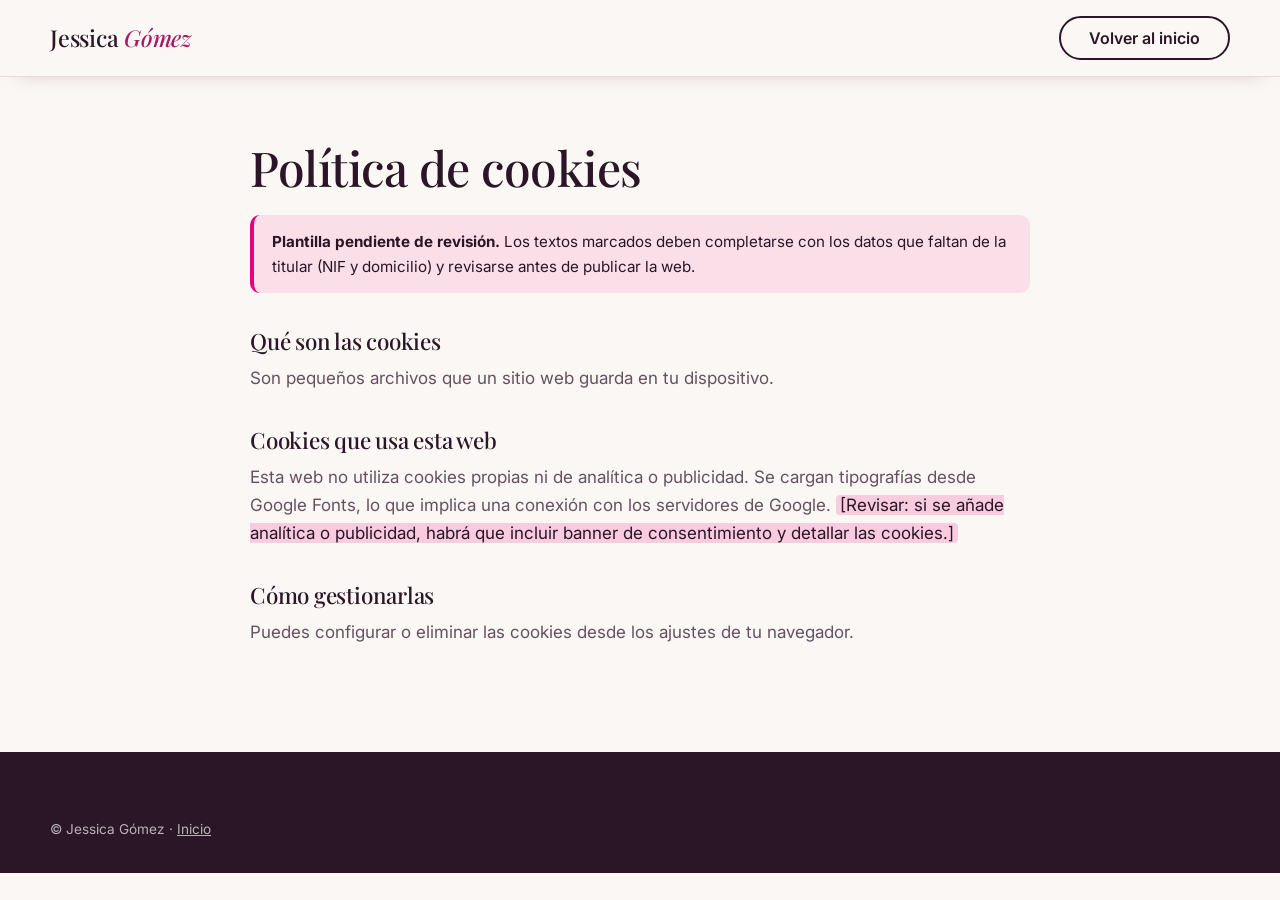
<file: cookies.html>
<!doctype html>
<html lang="es">
<head>
<meta charset="utf-8">
<meta name="viewport" content="width=device-width, initial-scale=1">
<title>Política de cookies · Jessica Gómez</title>
<meta name="robots" content="noindex">
<link rel="preconnect" href="https://fonts.googleapis.com">
<link rel="preconnect" href="https://fonts.gstatic.com" crossorigin>
<link rel="stylesheet" href="https://fonts.googleapis.com/css2?family=Inter:wght@400;500;600&family=Playfair+Display:ital,wght@0,400;0,500;1,400&display=swap">
<link rel="stylesheet" href="styles.css?v=20261025">
</head>
<body>
<header class="header is-scrolled"><div class="wrap"><a class="brand" href="index.html">Jessica <span>Gómez</span></a><a class="btn btn-ghost" style="min-height:44px" href="index.html">Volver al inicio</a></div></header>
<main class="legal"><div class="wrap">
<h1>Política de cookies</h1>
<p class="todo"><strong>Plantilla pendiente de revisión.</strong> Los textos marcados deben completarse con los datos que faltan de la titular (NIF y domicilio) y revisarse antes de publicar la web.</p>
<h2>Qué son las cookies</h2>
<p>Son pequeños archivos que un sitio web guarda en tu dispositivo.</p>
<h2>Cookies que usa esta web</h2>
<p>Esta web no utiliza cookies propias ni de analítica o publicidad. Se cargan tipografías desde Google Fonts, lo que implica una conexión con los servidores de Google. <mark>[Revisar: si se añade analítica o publicidad, habrá que incluir banner de consentimiento y detallar las cookies.]</mark></p>
<h2>Cómo gestionarlas</h2>
<p>Puedes configurar o eliminar las cookies desde los ajustes de tu navegador.</p>
</div></main>
<footer class="footer"><div class="wrap"><p class="copy" style="padding-top:0">© Jessica Gómez · <a href="index.html" style="color:inherit">Inicio</a></p></div></footer>
</body></html>
</file>
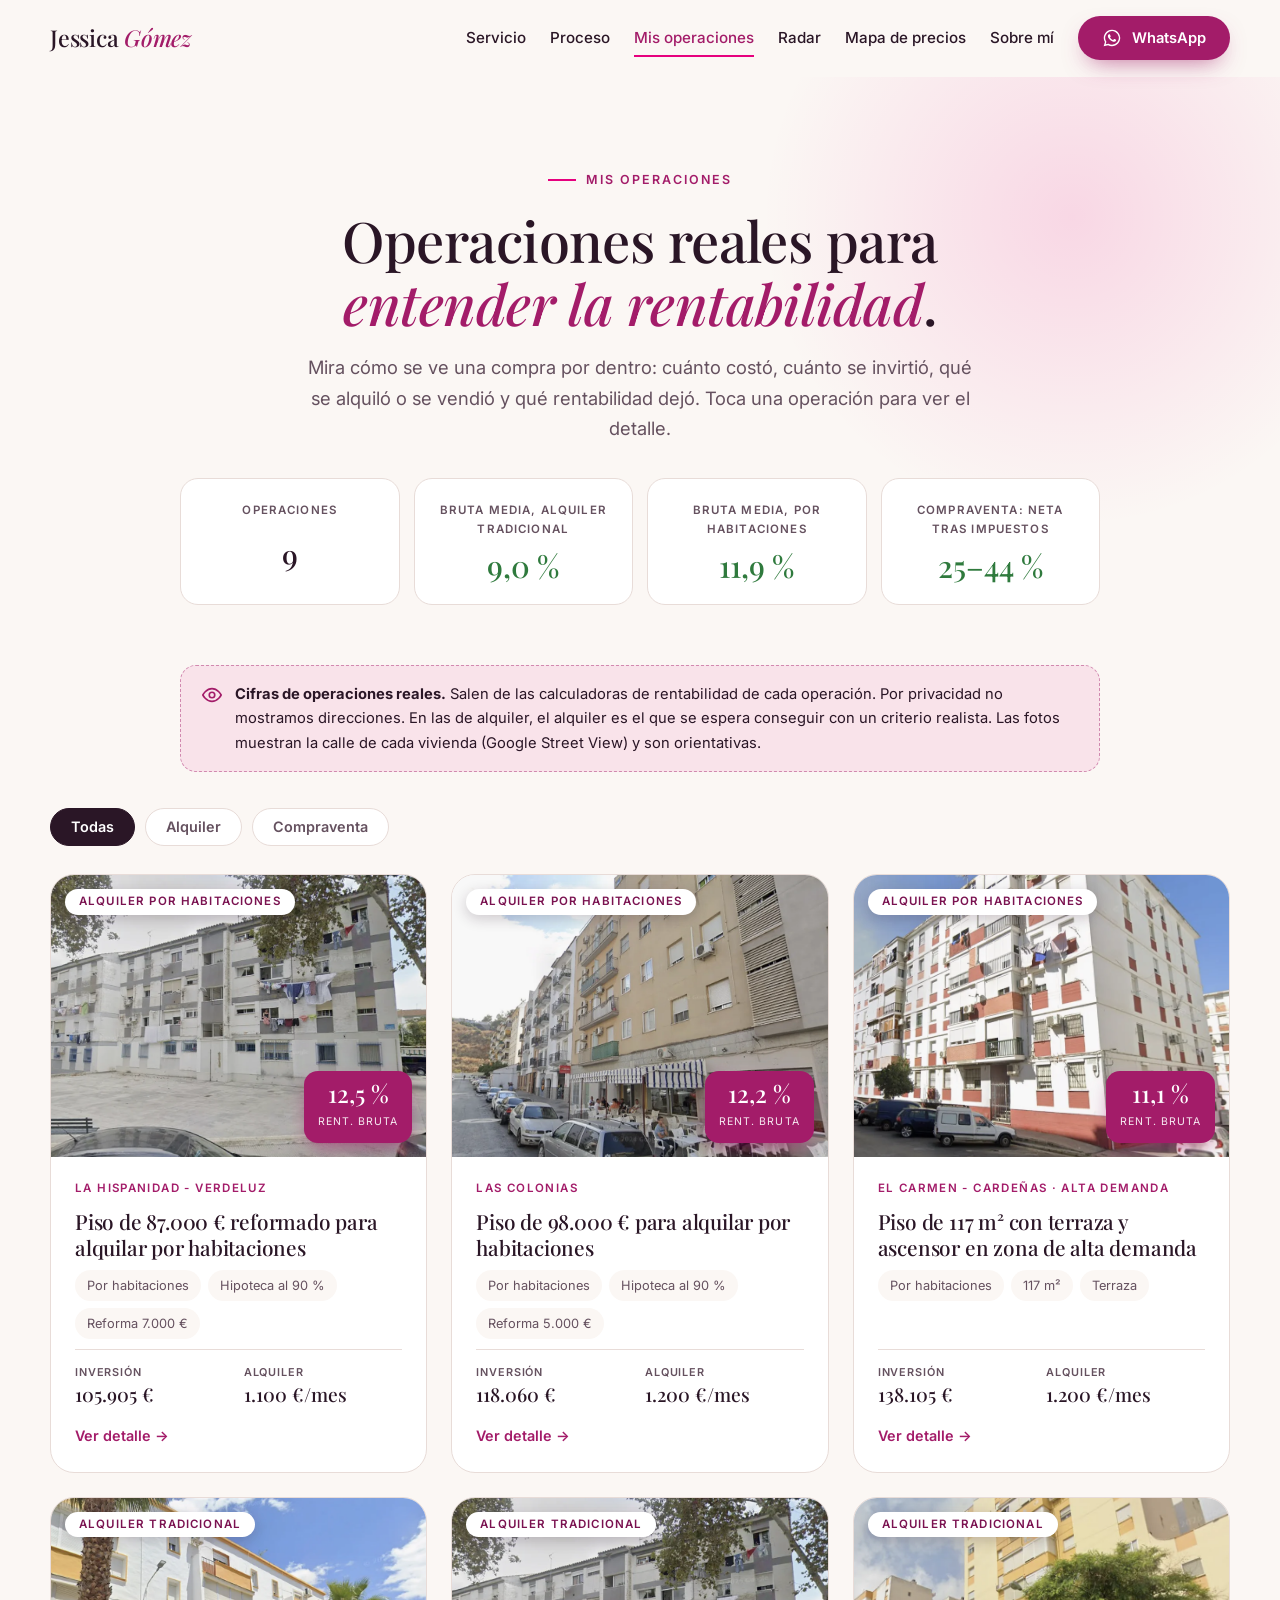
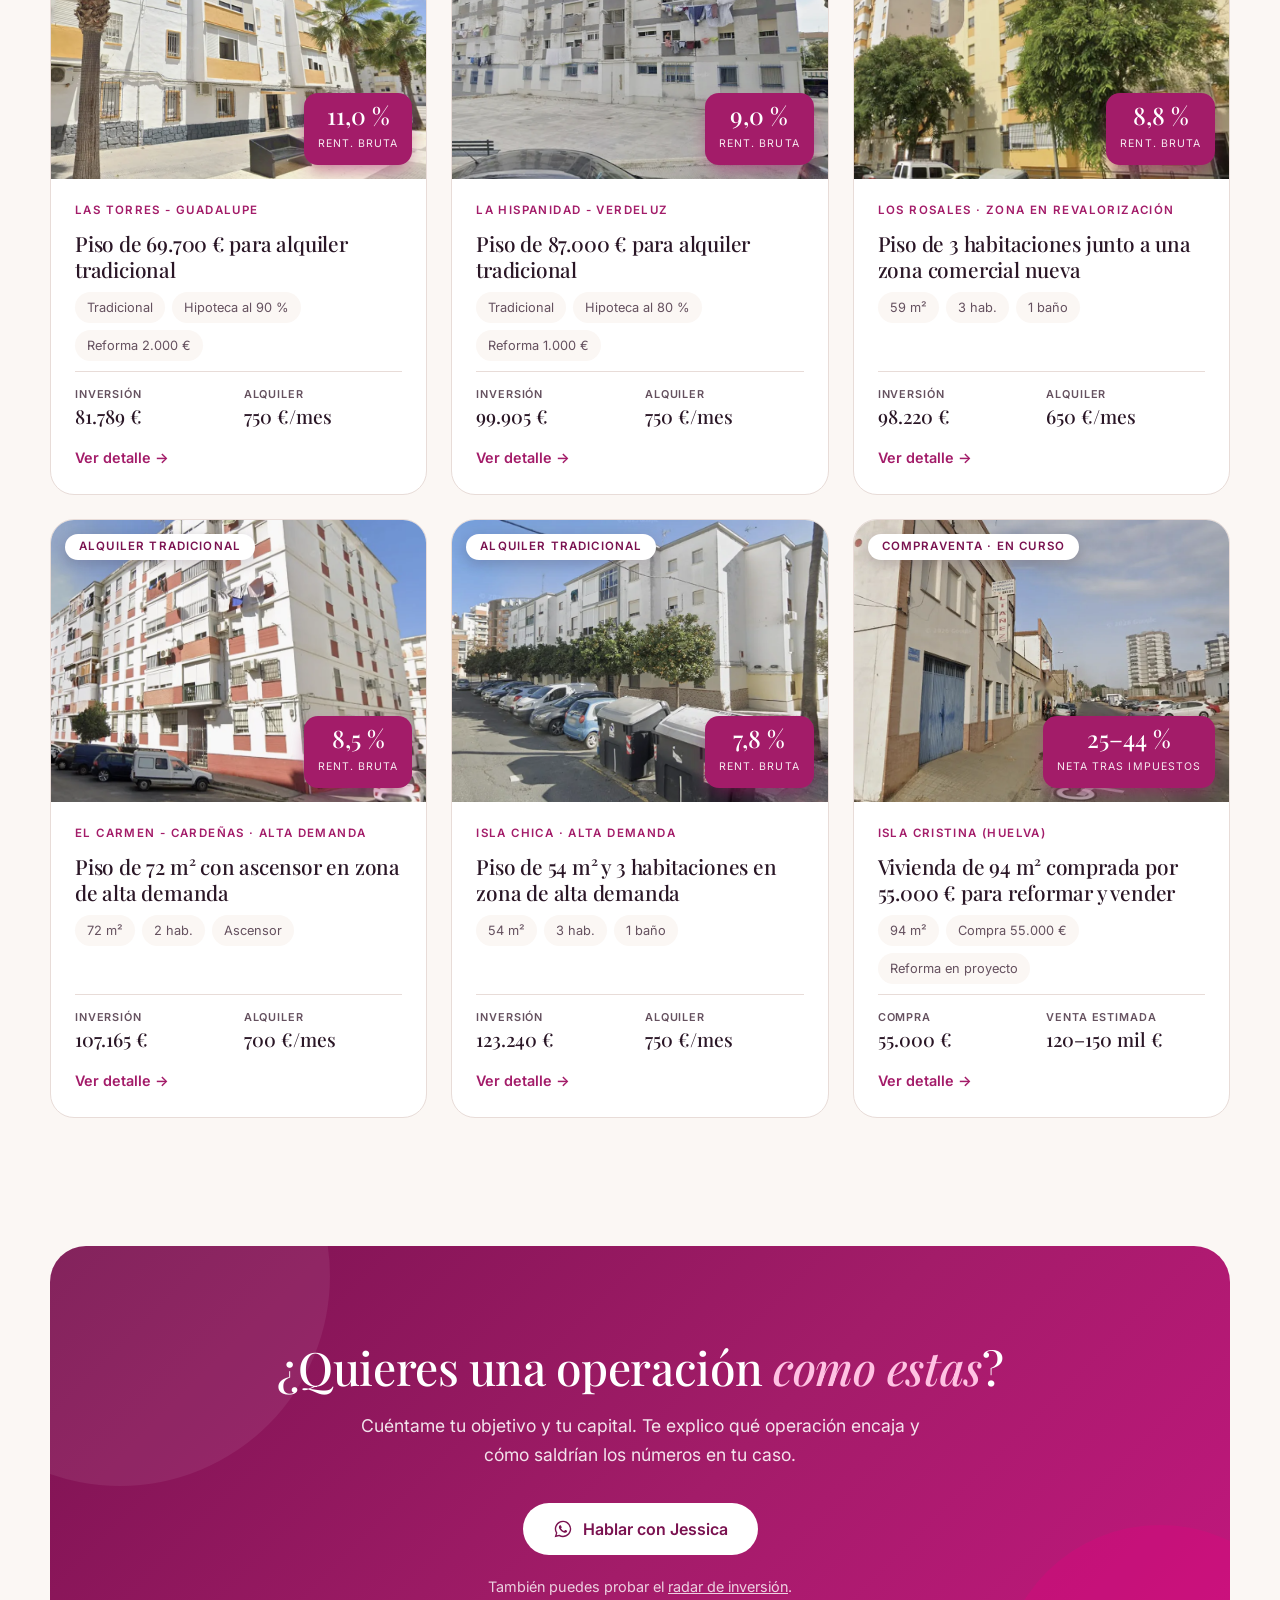
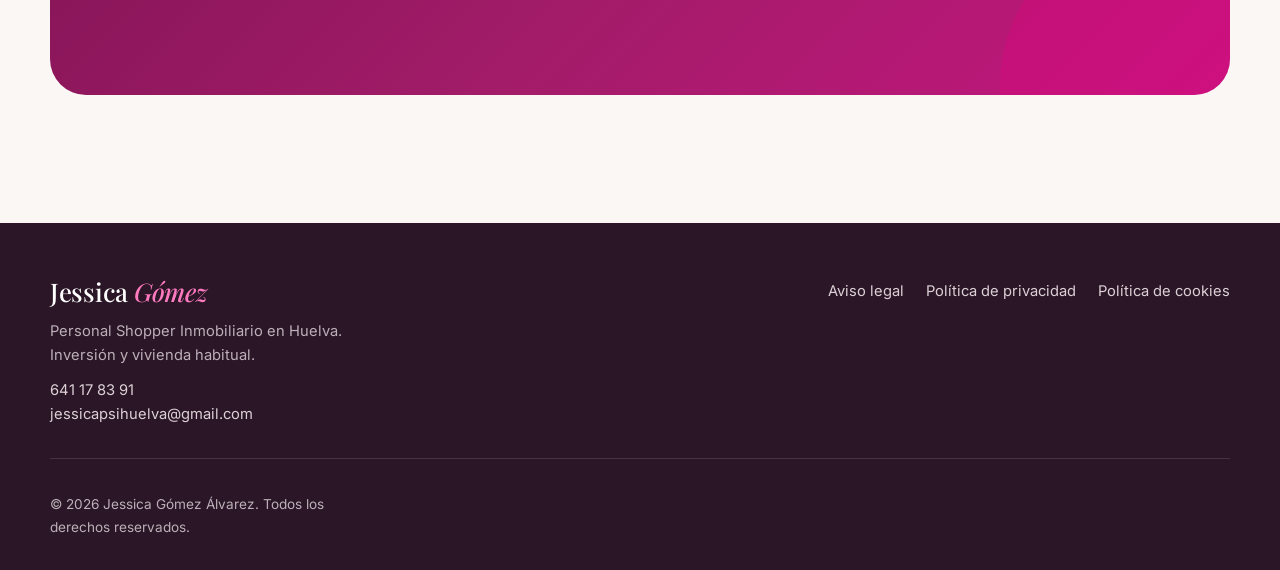
<file: operaciones.html>
<!doctype html>
<html lang="es">
<head>
<meta charset="utf-8">
<meta name="viewport" content="width=device-width, initial-scale=1">
<title>Mis operaciones · Jessica Gómez</title>
<meta name="description" content="Operaciones reales en Huelva: alquiler tradicional, por habitaciones y compraventa, con las cifras de cada compra para entender la rentabilidad.">
<meta name="theme-color" content="#a31c69">
<link rel="preconnect" href="https://fonts.googleapis.com">
<link rel="preconnect" href="https://fonts.gstatic.com" crossorigin>
<link rel="stylesheet" href="https://fonts.googleapis.com/css2?family=Inter:wght@400;500;600&family=Playfair+Display:ital,wght@0,400;0,500;0,600;1,400;1,500&display=swap">
<link rel="stylesheet" href="styles.css?v=20261025">
<link rel="stylesheet" href="paginas.css?v=20261025">
</head>
<body>

<svg width="0" height="0" style="position:absolute" aria-hidden="true">
  <symbol id="i-wa" viewBox="0 0 24 24"><path fill="currentColor" d="M12.04 2a9.9 9.9 0 0 0-8.5 14.9L2 22l5.25-1.38A9.9 9.9 0 1 0 12.04 2Zm0 18.1a8.2 8.2 0 0 1-4.18-1.14l-.3-.18-3.12.82.83-3.04-.2-.31A8.2 8.2 0 1 1 12.04 20.1Zm4.5-6.1c-.25-.12-1.46-.72-1.69-.8-.22-.09-.39-.12-.55.12-.16.25-.63.8-.78.96-.14.17-.29.18-.53.06a6.7 6.7 0 0 1-3.34-2.92c-.25-.43.25-.4.72-1.33.08-.16.04-.3-.02-.42-.06-.12-.55-1.33-.76-1.82-.2-.48-.4-.41-.55-.42h-.47c-.16 0-.43.06-.65.3-.22.25-.85.83-.85 2.03s.87 2.36 1 2.52c.12.17 1.71 2.6 4.13 3.65 1.53.66 2.13.72 2.9.6.47-.07 1.46-.6 1.66-1.17.2-.58.2-1.07.14-1.17-.06-.1-.22-.16-.47-.28Z"/></symbol>
  <symbol id="i-arrow" viewBox="0 0 24 24"><path fill="none" stroke="currentColor" stroke-width="2" stroke-linecap="round" stroke-linejoin="round" d="M7 17 17 7M8 7h9v9"/></symbol>
  <symbol id="i-check" viewBox="0 0 24 24"><path fill="none" stroke="currentColor" stroke-width="2" stroke-linecap="round" stroke-linejoin="round" d="M20 6 9 17l-5-5"/></symbol>
  <symbol id="i-pin" viewBox="0 0 24 24"><path fill="none" stroke="currentColor" stroke-width="1.8" stroke-linecap="round" stroke-linejoin="round" d="M12 21s7-6.2 7-12a7 7 0 1 0-14 0c0 5.8 7 12 7 12Zm0-9.5a2.5 2.5 0 1 0 0-5 2.5 2.5 0 0 0 0 5Z"/></symbol>
  <symbol id="i-shield" viewBox="0 0 24 24"><path fill="none" stroke="currentColor" stroke-width="1.8" stroke-linecap="round" stroke-linejoin="round" d="M12 3 4 6v6c0 4.5 3.2 7.8 8 9 4.8-1.2 8-4.5 8-9V6l-8-3Zm-3 9 2.2 2.2L15.5 10"/></symbol>
  <symbol id="i-chart" viewBox="0 0 24 24"><path fill="none" stroke="currentColor" stroke-width="1.8" stroke-linecap="round" stroke-linejoin="round" d="M4 20V10m6 10V4m6 16v-7m4 7H2"/></symbol>
  <symbol id="i-people" viewBox="0 0 24 24"><path fill="none" stroke="currentColor" stroke-width="1.8" stroke-linecap="round" stroke-linejoin="round" d="M16 20v-1.5a4 4 0 0 0-4-4H7a4 4 0 0 0-4 4V20m13-9.2a3.5 3.5 0 1 0 0-6.9m5 16.1v-1.5a4 4 0 0 0-3-3.9M9.5 11a3.5 3.5 0 1 0 0-7 3.5 3.5 0 0 0 0 7Z"/></symbol>
  <symbol id="i-folder" viewBox="0 0 24 24"><path fill="none" stroke="currentColor" stroke-width="1.8" stroke-linecap="round" stroke-linejoin="round" d="M3 7a2 2 0 0 1 2-2h4l2 2.5h8a2 2 0 0 1 2 2V18a2 2 0 0 1-2 2H5a2 2 0 0 1-2-2V7Z"/></symbol>
  <symbol id="i-eye" viewBox="0 0 24 24"><path fill="none" stroke="currentColor" stroke-width="1.8" stroke-linecap="round" stroke-linejoin="round" d="M2 12s3.6-7 10-7 10 7 10 7-3.6 7-10 7S2 12 2 12Zm10 3a3 3 0 1 0 0-6 3 3 0 0 0 0 6Z"/></symbol>
  <symbol id="i-key" viewBox="0 0 24 24"><path fill="none" stroke="currentColor" stroke-width="1.8" stroke-linecap="round" stroke-linejoin="round" d="m15.5 8.5 5-5M18 6l2 2m-9.8 1.8a5 5 0 1 0 3.5 3.5L19 8M8 15.5h.01"/></symbol>
  <symbol id="i-hammer" viewBox="0 0 24 24"><path fill="none" stroke="currentColor" stroke-width="1.8" stroke-linecap="round" stroke-linejoin="round" d="m14 6 4 4m-9.5 3.5L3 19l2 2 5.5-5.5M12.5 4.5l3-1.5 5.5 5.5-1.5 3-3-1-9 9-4-4 9-9-1-3Z"/></symbol>
  <symbol id="i-casa" viewBox="0 0 24 24"><path fill="none" stroke="currentColor" stroke-width="1.4" stroke-linecap="round" stroke-linejoin="round" d="M3 11.5 12 4l9 7.5M5.5 10v10h13V10M10 20v-5.5h4V20"/></symbol>
  <symbol id="i-left" viewBox="0 0 24 24"><path fill="none" stroke="currentColor" stroke-width="2" stroke-linecap="round" stroke-linejoin="round" d="M15 5 8 12l7 7"/></symbol>
  <symbol id="i-right" viewBox="0 0 24 24"><path fill="none" stroke="currentColor" stroke-width="2" stroke-linecap="round" stroke-linejoin="round" d="m9 5 7 7-7 7"/></symbol>
</svg>

<header class="header">
  <div class="wrap">
    <a class="brand" href="index.html" aria-label="Jessica Gómez, inicio">Jessica <span>Gómez</span></a>
    <button class="burger" aria-label="Abrir menú" aria-expanded="false" aria-controls="nav"><span></span><span></span><span></span></button>
    <nav class="nav" id="nav" aria-label="Principal">
      <a href="index.html#caminos">Servicio</a>
      <a href="index.html#proceso">Proceso</a>
      <a href="operaciones.html" aria-current="page">Mis operaciones</a>
      <a href="radar.html">Radar</a>
      <a href="mapa.html">Mapa de precios</a>
      <a href="index.html#sobre-mi">Sobre mí</a>
      <a class="btn btn-primary" href="https://wa.me/34641178391?text=Hola%20Jessica%2C%20me%20gustar%C3%ADa%20reservar%20una%20reuni%C3%B3n%20inicial." target="_blank" rel="noopener">
        <svg aria-hidden="true"><use href="#i-wa"/></svg>WhatsApp
      </a>
    </nav>
  </div>
</header>

<main>
  <section class="page-hero" style="padding-bottom:40px">
    <div class="wrap">
      <span class="eyebrow">Mis operaciones</span>
      <h1>Operaciones reales para <em>entender la rentabilidad</em>.</h1>
      <p class="lead">Mira cómo se ve una compra por dentro: cuánto costó, cuánto se invirtió, qué se alquiló o se vendió y qué rentabilidad dejó. Toca una operación para ver el detalle.</p>
      <div class="stats-ops" id="stats-ops"></div>
    </div>
  </section>

  <section class="section" style="padding-top:20px">
    <div class="wrap">
      <div class="aviso-datos">
        <svg aria-hidden="true"><use href="#i-eye"/></svg>
        <p><b>Cifras de operaciones reales.</b> Salen de las calculadoras de rentabilidad de cada operación. Por privacidad no mostramos direcciones. En las de alquiler, el alquiler es el que se espera conseguir con un criterio realista. Las fotos muestran la calle de cada vivienda (Google Street View) y son orientativas.</p>
      </div>

      <div class="filtros" id="filtros" role="group" aria-label="Filtrar por tipo de operación">
        <button type="button" class="activo" data-f="todas">Todas</button>
        <button type="button" data-f="alquiler">Alquiler</button>
        <button type="button" data-f="flip">Compraventa</button>
      </div>

      <div class="ops-grid" id="ops-grid"></div>
    </div>
  </section>

  <section class="section cta" style="padding-top:0">
    <div class="wrap">
      <div class="cta-box">
        <h2>¿Quieres una operación <em>como estas</em>?</h2>
        <p>Cuéntame tu objetivo y tu capital. Te explico qué operación encaja y cómo saldrían los números en tu caso.</p>
        <a class="btn btn-light" href="https://wa.me/34641178391?text=Hola%20Jessica%2C%20he%20visto%20tus%20operaciones%20y%20me%20gustar%C3%ADa%20hablar%20contigo." target="_blank" rel="noopener">
          <svg aria-hidden="true"><use href="#i-wa"/></svg>Hablar con Jessica
        </a>
        <small>También puedes probar el <a href="radar.html" style="color:#fff;text-decoration:underline">radar de inversión</a>.</small>
      </div>
    </div>
  </section>
</main>

<div class="modal" id="modal" role="dialog" aria-modal="true" aria-labelledby="m-titulo" aria-hidden="true">
  <div class="modal-back" data-close></div>
  <div class="modal-box">
    <button class="modal-close" type="button" aria-label="Cerrar" data-close>×</button>
    <div class="modal-scroll" id="m-scroll">
      <div class="modal-foto" id="m-foto"></div>
      <div class="modal-info" id="m-info"></div>
    </div>
  </div>
</div>

<footer class="footer">
  <div class="wrap">
    <div class="footer-grid">
      <div>
        <a class="brand" href="index.html">Jessica <span>Gómez</span></a>
        <p>Personal Shopper Inmobiliario en Huelva. Inversión y vivienda habitual.</p>
        <p class="foot-contact"><a href="tel:+34641178391">641 17 83 91</a><br><a href="mailto:jessicapsihuelva@gmail.com">jessicapsihuelva@gmail.com</a></p>
      </div>
      <nav aria-label="Legal">
        <a href="aviso-legal.html">Aviso legal</a>
        <a href="privacidad.html">Política de privacidad</a>
        <a href="cookies.html">Política de cookies</a>
      </nav>
    </div>
    <p class="copy">© <span id="year">2026</span> Jessica Gómez Álvarez. Todos los derechos reservados.</p>
  </div>
</footer>

<a class="wa-float" href="https://wa.me/34641178391?text=Hola%20Jessica%2C%20me%20gustar%C3%ADa%20reservar%20una%20reuni%C3%B3n%20inicial." target="_blank" rel="noopener" aria-label="Escribir por WhatsApp">
  <svg aria-hidden="true"><use href="#i-wa"/></svg>
</a>

<script defer src="main.js?v=20261025"></script>
<script defer src="operaciones.js?v=20261025"></script>
</body>
</html>
</file>
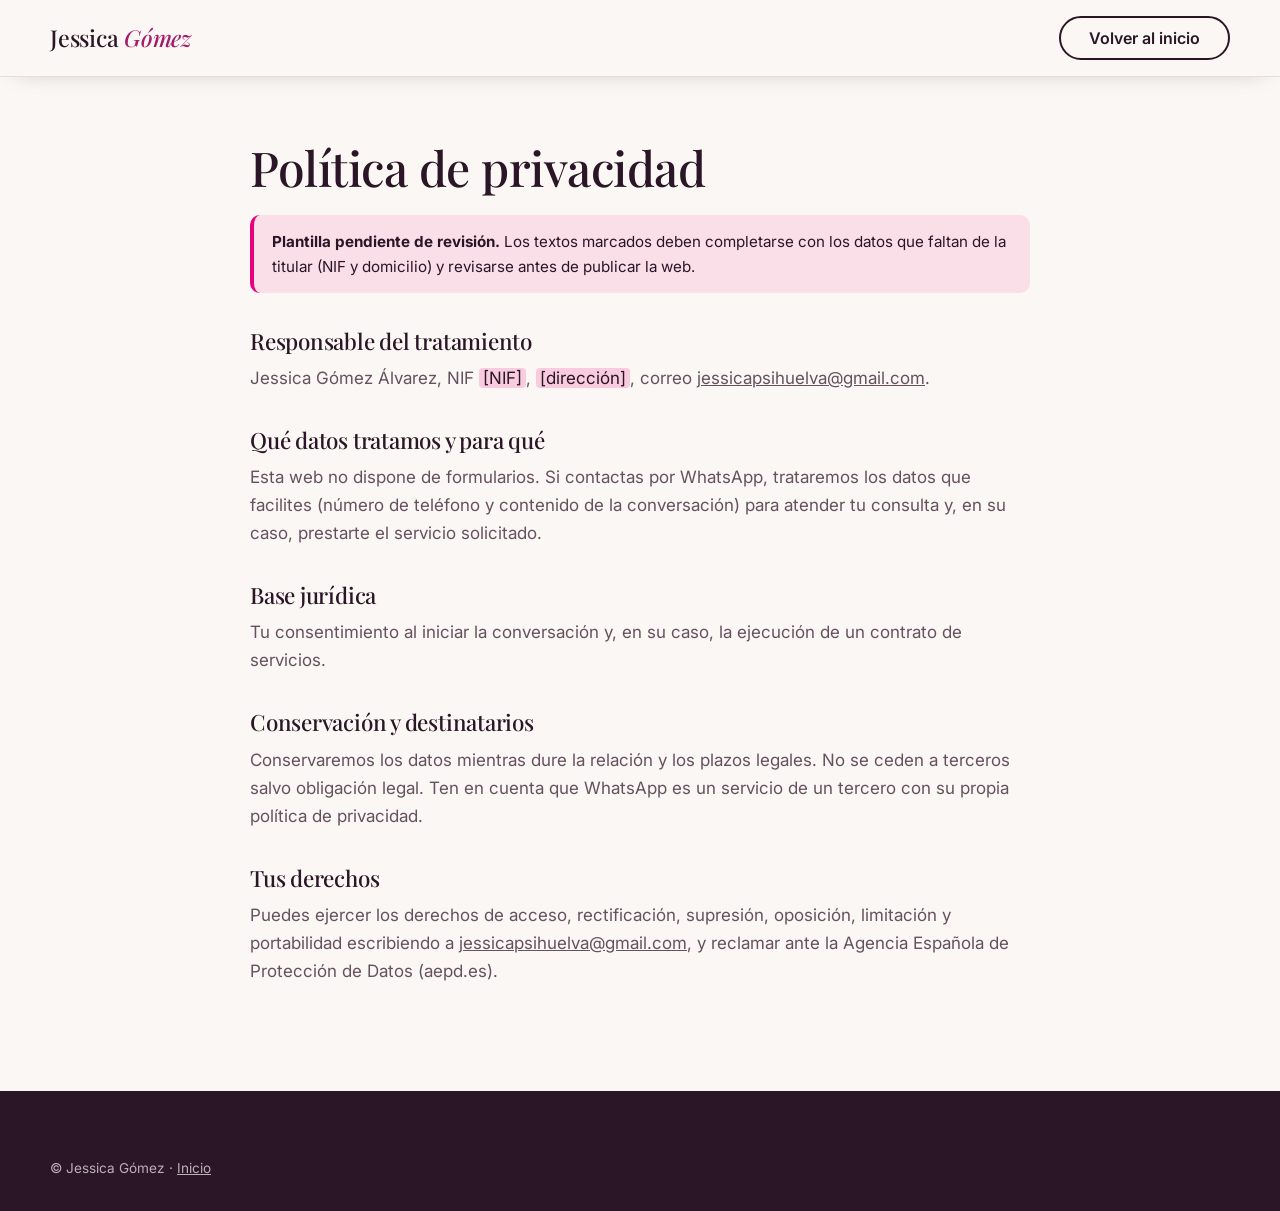
<file: privacidad.html>
<!doctype html>
<html lang="es">
<head>
<meta charset="utf-8">
<meta name="viewport" content="width=device-width, initial-scale=1">
<title>Política de privacidad · Jessica Gómez</title>
<meta name="robots" content="noindex">
<link rel="preconnect" href="https://fonts.googleapis.com">
<link rel="preconnect" href="https://fonts.gstatic.com" crossorigin>
<link rel="stylesheet" href="https://fonts.googleapis.com/css2?family=Inter:wght@400;500;600&family=Playfair+Display:ital,wght@0,400;0,500;1,400&display=swap">
<link rel="stylesheet" href="styles.css?v=20261025">
</head>
<body>
<header class="header is-scrolled"><div class="wrap"><a class="brand" href="index.html">Jessica <span>Gómez</span></a><a class="btn btn-ghost" style="min-height:44px" href="index.html">Volver al inicio</a></div></header>
<main class="legal"><div class="wrap">
<h1>Política de privacidad</h1>
<p class="todo"><strong>Plantilla pendiente de revisión.</strong> Los textos marcados deben completarse con los datos que faltan de la titular (NIF y domicilio) y revisarse antes de publicar la web.</p>
<h2>Responsable del tratamiento</h2>
<p>Jessica Gómez Álvarez, NIF <mark>[NIF]</mark>, <mark>[dirección]</mark>, correo <a href="mailto:jessicapsihuelva@gmail.com">jessicapsihuelva@gmail.com</a>.</p>
<h2>Qué datos tratamos y para qué</h2>
<p>Esta web no dispone de formularios. Si contactas por WhatsApp, trataremos los datos que facilites (número de teléfono y contenido de la conversación) para atender tu consulta y, en su caso, prestarte el servicio solicitado.</p>
<h2>Base jurídica</h2>
<p>Tu consentimiento al iniciar la conversación y, en su caso, la ejecución de un contrato de servicios.</p>
<h2>Conservación y destinatarios</h2>
<p>Conservaremos los datos mientras dure la relación y los plazos legales. No se ceden a terceros salvo obligación legal. Ten en cuenta que WhatsApp es un servicio de un tercero con su propia política de privacidad.</p>
<h2>Tus derechos</h2>
<p>Puedes ejercer los derechos de acceso, rectificación, supresión, oposición, limitación y portabilidad escribiendo a <a href="mailto:jessicapsihuelva@gmail.com">jessicapsihuelva@gmail.com</a>, y reclamar ante la Agencia Española de Protección de Datos (aepd.es).</p>
</div></main>
<footer class="footer"><div class="wrap"><p class="copy" style="padding-top:0">© Jessica Gómez · <a href="index.html" style="color:inherit">Inicio</a></p></div></footer>
</body></html>
</file>
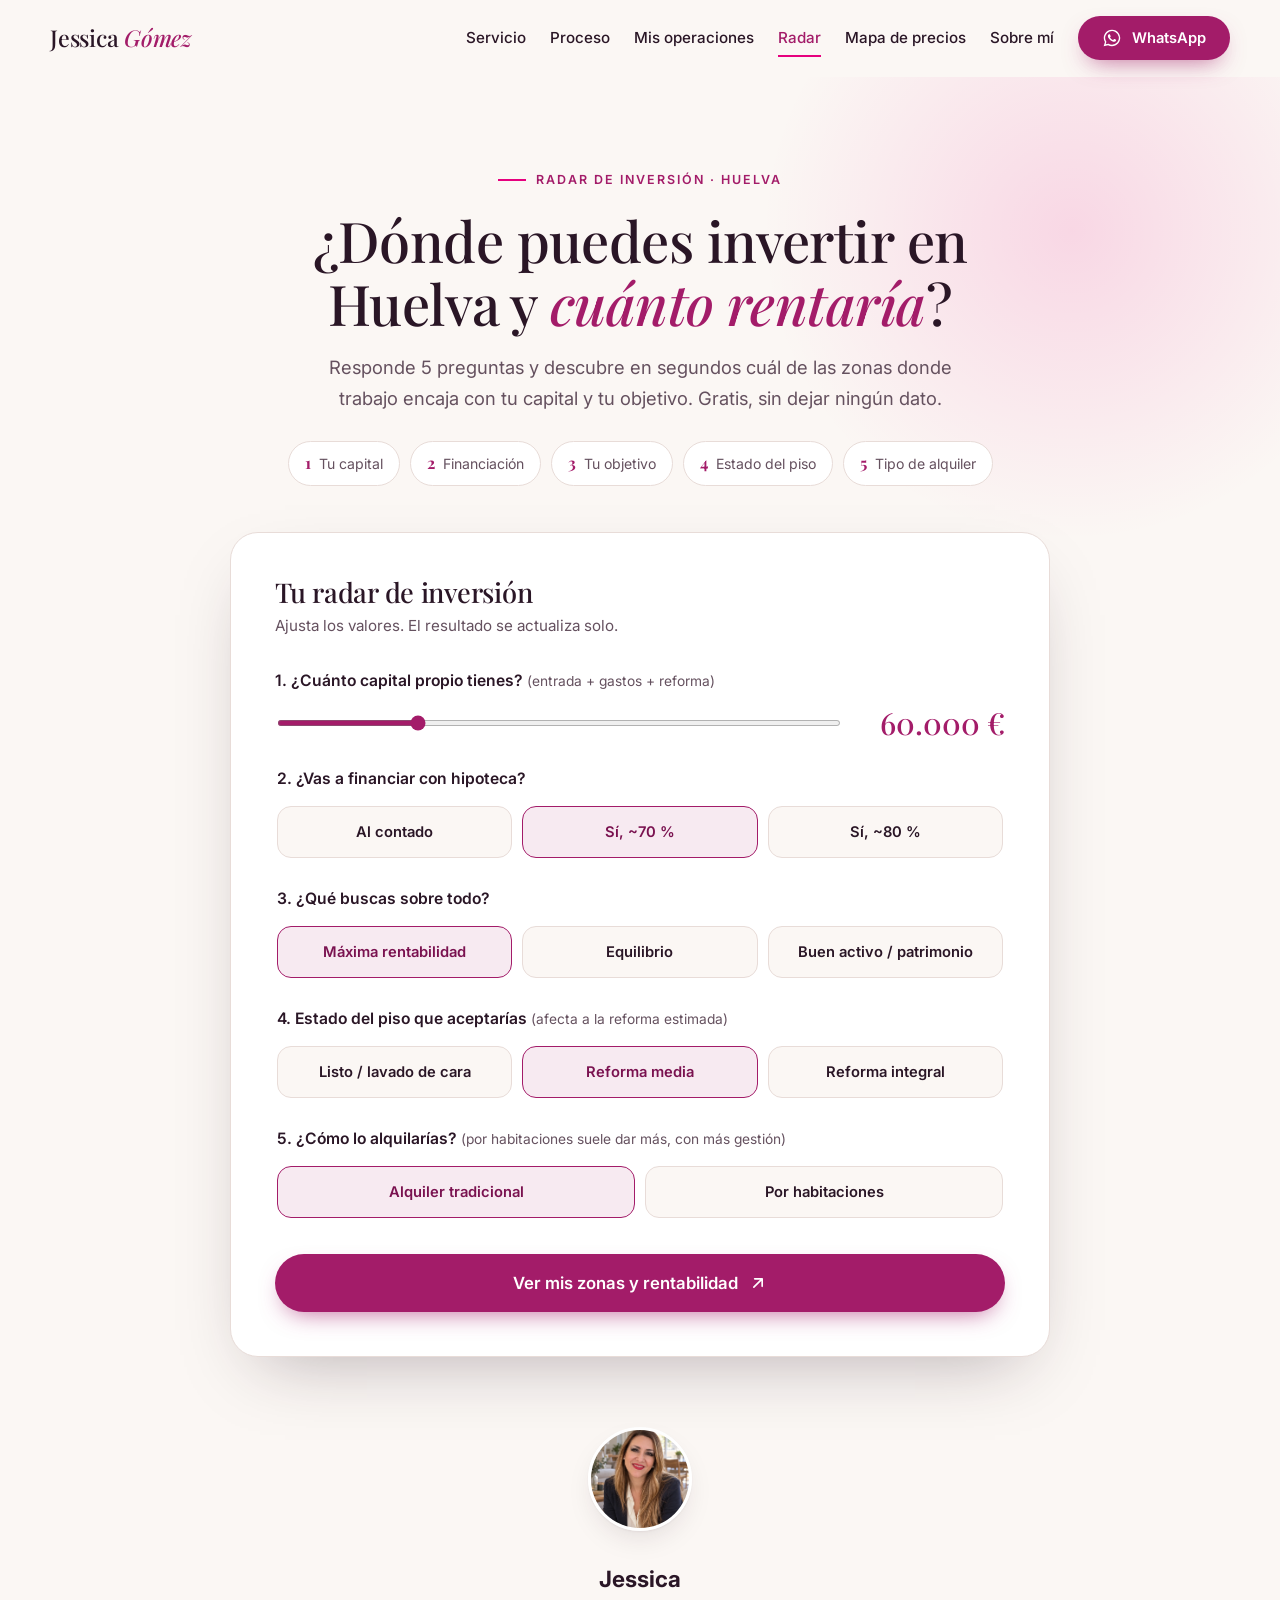
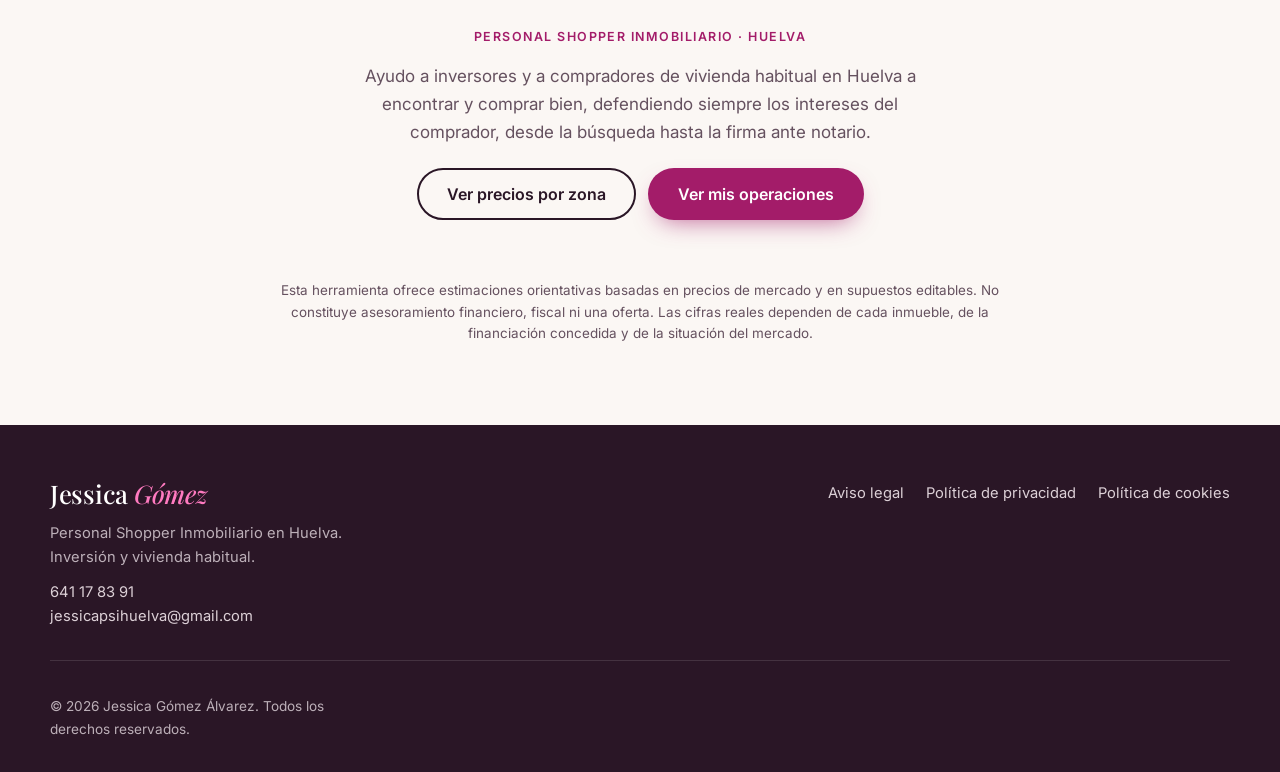
<file: radar.html>
<!doctype html>
<html lang="es">
<head>
<meta charset="utf-8">
<meta name="viewport" content="width=device-width, initial-scale=1">
<title>Radar de inversión en Huelva · Jessica Gómez</title>
<meta name="description" content="Descubre en qué zonas de Huelva puedes invertir con tu capital y qué rentabilidad alcanzarías, con datos de mercado de octubre 2026. Análisis gratuito.">
<meta name="theme-color" content="#a31c69">
<link rel="preconnect" href="https://fonts.googleapis.com">
<link rel="preconnect" href="https://fonts.gstatic.com" crossorigin>
<link rel="stylesheet" href="https://fonts.googleapis.com/css2?family=Inter:wght@400;500;600&family=Playfair+Display:ital,wght@0,400;0,500;0,600;1,400;1,500&display=swap">
<link rel="stylesheet" href="styles.css?v=20261025">
<link rel="stylesheet" href="paginas.css?v=20261025">
</head>
<body>

<svg width="0" height="0" style="position:absolute" aria-hidden="true">
  <symbol id="i-wa" viewBox="0 0 24 24"><path fill="currentColor" d="M12.04 2a9.9 9.9 0 0 0-8.5 14.9L2 22l5.25-1.38A9.9 9.9 0 1 0 12.04 2Zm0 18.1a8.2 8.2 0 0 1-4.18-1.14l-.3-.18-3.12.82.83-3.04-.2-.31A8.2 8.2 0 1 1 12.04 20.1Zm4.5-6.1c-.25-.12-1.46-.72-1.69-.8-.22-.09-.39-.12-.55.12-.16.25-.63.8-.78.96-.14.17-.29.18-.53.06a6.7 6.7 0 0 1-3.34-2.92c-.25-.43.25-.4.72-1.33.08-.16.04-.3-.02-.42-.06-.12-.55-1.33-.76-1.82-.2-.48-.4-.41-.55-.42h-.47c-.16 0-.43.06-.65.3-.22.25-.85.83-.85 2.03s.87 2.36 1 2.52c.12.17 1.71 2.6 4.13 3.65 1.53.66 2.13.72 2.9.6.47-.07 1.46-.6 1.66-1.17.2-.58.2-1.07.14-1.17-.06-.1-.22-.16-.47-.28Z"/></symbol>
  <symbol id="i-arrow" viewBox="0 0 24 24"><path fill="none" stroke="currentColor" stroke-width="2" stroke-linecap="round" stroke-linejoin="round" d="M7 17 17 7M8 7h9v9"/></symbol>
  <symbol id="i-check" viewBox="0 0 24 24"><path fill="none" stroke="currentColor" stroke-width="2" stroke-linecap="round" stroke-linejoin="round" d="M20 6 9 17l-5-5"/></symbol>
  <symbol id="i-pin" viewBox="0 0 24 24"><path fill="none" stroke="currentColor" stroke-width="1.8" stroke-linecap="round" stroke-linejoin="round" d="M12 21s7-6.2 7-12a7 7 0 1 0-14 0c0 5.8 7 12 7 12Zm0-9.5a2.5 2.5 0 1 0 0-5 2.5 2.5 0 0 0 0 5Z"/></symbol>
  <symbol id="i-shield" viewBox="0 0 24 24"><path fill="none" stroke="currentColor" stroke-width="1.8" stroke-linecap="round" stroke-linejoin="round" d="M12 3 4 6v6c0 4.5 3.2 7.8 8 9 4.8-1.2 8-4.5 8-9V6l-8-3Zm-3 9 2.2 2.2L15.5 10"/></symbol>
  <symbol id="i-chart" viewBox="0 0 24 24"><path fill="none" stroke="currentColor" stroke-width="1.8" stroke-linecap="round" stroke-linejoin="round" d="M4 20V10m6 10V4m6 16v-7m4 7H2"/></symbol>
  <symbol id="i-people" viewBox="0 0 24 24"><path fill="none" stroke="currentColor" stroke-width="1.8" stroke-linecap="round" stroke-linejoin="round" d="M16 20v-1.5a4 4 0 0 0-4-4H7a4 4 0 0 0-4 4V20m13-9.2a3.5 3.5 0 1 0 0-6.9m5 16.1v-1.5a4 4 0 0 0-3-3.9M9.5 11a3.5 3.5 0 1 0 0-7 3.5 3.5 0 0 0 0 7Z"/></symbol>
  <symbol id="i-folder" viewBox="0 0 24 24"><path fill="none" stroke="currentColor" stroke-width="1.8" stroke-linecap="round" stroke-linejoin="round" d="M3 7a2 2 0 0 1 2-2h4l2 2.5h8a2 2 0 0 1 2 2V18a2 2 0 0 1-2 2H5a2 2 0 0 1-2-2V7Z"/></symbol>
  <symbol id="i-eye" viewBox="0 0 24 24"><path fill="none" stroke="currentColor" stroke-width="1.8" stroke-linecap="round" stroke-linejoin="round" d="M2 12s3.6-7 10-7 10 7 10 7-3.6 7-10 7S2 12 2 12Zm10 3a3 3 0 1 0 0-6 3 3 0 0 0 0 6Z"/></symbol>
  <symbol id="i-key" viewBox="0 0 24 24"><path fill="none" stroke="currentColor" stroke-width="1.8" stroke-linecap="round" stroke-linejoin="round" d="m15.5 8.5 5-5M18 6l2 2m-9.8 1.8a5 5 0 1 0 3.5 3.5L19 8M8 15.5h.01"/></symbol>
  <symbol id="i-hammer" viewBox="0 0 24 24"><path fill="none" stroke="currentColor" stroke-width="1.8" stroke-linecap="round" stroke-linejoin="round" d="m14 6 4 4m-9.5 3.5L3 19l2 2 5.5-5.5M12.5 4.5l3-1.5 5.5 5.5-1.5 3-3-1-9 9-4-4 9-9-1-3Z"/></symbol>
  <symbol id="i-left" viewBox="0 0 24 24"><path fill="none" stroke="currentColor" stroke-width="2" stroke-linecap="round" stroke-linejoin="round" d="M15 5 8 12l7 7"/></symbol>
  <symbol id="i-right" viewBox="0 0 24 24"><path fill="none" stroke="currentColor" stroke-width="2" stroke-linecap="round" stroke-linejoin="round" d="m9 5 7 7-7 7"/></symbol>
</svg>

<header class="header">
  <div class="wrap">
    <a class="brand" href="index.html" aria-label="Jessica Gómez, inicio">Jessica <span>Gómez</span></a>
    <button class="burger" aria-label="Abrir menú" aria-expanded="false" aria-controls="nav"><span></span><span></span><span></span></button>
    <nav class="nav" id="nav" aria-label="Principal">
      <a href="index.html#caminos">Servicio</a>
      <a href="index.html#proceso">Proceso</a>
      <a href="operaciones.html">Mis operaciones</a>
      <a href="radar.html" aria-current="page">Radar</a>
      <a href="mapa.html">Mapa de precios</a>
      <a href="index.html#sobre-mi">Sobre mí</a>
      <a class="btn btn-primary" href="https://wa.me/34641178391?text=Hola%20Jessica%2C%20me%20gustar%C3%ADa%20reservar%20una%20reuni%C3%B3n%20inicial." target="_blank" rel="noopener">
        <svg aria-hidden="true"><use href="#i-wa"/></svg>WhatsApp
      </a>
    </nav>
  </div>
</header>

<main>
  <section class="page-hero">
    <div class="wrap">
      <span class="eyebrow">Radar de inversión · Huelva</span>
      <h1>¿Dónde puedes invertir en Huelva y <em>cuánto rentaría</em>?</h1>
      <p class="lead">Responde 5 preguntas y descubre en segundos cuál de las zonas donde trabajo encaja con tu capital y tu objetivo. Gratis, sin dejar ningún dato.</p>
      <div class="steps-mini">
        <span><b>1</b> Tu capital</span>
        <span><b>2</b> Financiación</span>
        <span><b>3</b> Tu objetivo</span>
        <span><b>4</b> Estado del piso</span>
        <span><b>5</b> Tipo de alquiler</span>
      </div>
    </div>
  </section>

  <div class="radar-wrap">
    <form class="panel" id="calculadora" onsubmit="return false">
      <h2>Tu radar de inversión</h2>
      <p class="sub">Ajusta los valores. El resultado se actualiza solo.</p>

      <div class="campo">
        <label for="capital">1. ¿Cuánto capital propio tienes? <span class="hint">(entrada + gastos + reforma)</span></label>
        <div class="range-row">
          <input type="range" id="capital" min="15000" max="200000" step="5000" value="60000">
          <output class="valor-range" id="capital-val" for="capital">60.000 €</output>
        </div>
      </div>

      <fieldset class="campo">
        <legend>2. ¿Vas a financiar con hipoteca?</legend>
        <div class="opciones" id="financiacion">
          <button type="button" data-fin="0">Al contado</button>
          <button type="button" data-fin="0.7" class="activo">Sí, ~70 %</button>
          <button type="button" data-fin="0.8">Sí, ~80 %</button>
        </div>
      </fieldset>

      <fieldset class="campo">
        <legend>3. ¿Qué buscas sobre todo?</legend>
        <div class="opciones" id="objetivo">
          <button type="button" data-obj="rentabilidad" class="activo">Máxima rentabilidad</button>
          <button type="button" data-obj="equilibrio">Equilibrio</button>
          <button type="button" data-obj="patrimonio">Buen activo / patrimonio</button>
        </div>
      </fieldset>

      <fieldset class="campo">
        <legend>4. Estado del piso que aceptarías <span class="hint">(afecta a la reforma estimada)</span></legend>
        <div class="opciones" id="reforma">
          <button type="button" data-ref="5000">Listo / lavado de cara</button>
          <button type="button" data-ref="12000" class="activo">Reforma media</button>
          <button type="button" data-ref="25000">Reforma integral</button>
        </div>
      </fieldset>

      <fieldset class="campo">
        <legend>5. ¿Cómo lo alquilarías? <span class="hint">(por habitaciones suele dar más, con más gestión)</span></legend>
        <div class="opciones" id="modelo">
          <button type="button" data-mod="tradicional" class="activo">Alquiler tradicional</button>
          <button type="button" data-mod="habitaciones">Por habitaciones</button>
        </div>
      </fieldset>

      <button class="btn btn-primary btn-calcular" type="button" id="btn-calcular">Ver mis zonas y rentabilidad <svg aria-hidden="true"><use href="#i-arrow"/></svg></button>
    </form>
  </div>

  <div class="wrap" style="max-width:900px">
    <div id="resultados" aria-live="polite">
      <div class="res-cabe">
        <span class="eyebrow">Tu resultado</span>
        <h2>Esto es lo que tu capital puede conseguir en Huelva</h2>
        <p>Estimación orientativa y conservadora. La realidad de cada operación se afina en una reunión.</p>
      </div>

      <div class="res-resumen">
        <div class="celda"><div class="et">Precio de compra alcanzable</div><div class="n" id="r-precio">—</div></div>
        <div class="celda"><div class="et">Inversión total estimada</div><div class="n" id="r-inv">—</div></div>
        <div class="celda"><div class="et">Mejor rentabilidad bruta</div><div class="n verde" id="r-mejor">—</div></div>
        <div class="celda"><div class="et">Cash flow mensual aprox.</div><div class="n" id="r-cash">—</div></div>
      </div>

      <h3 class="bloque-titulo">Las zonas que mejor encajan</h3>
      <p class="bloque-sub">Ordenadas según tu objetivo, para un piso comprado al precio medio de cada zona.</p>
      <div class="barrios" id="lista-barrios"></div>

      <div id="bloque-ofertas">
        <h3 class="bloque-titulo">Ejemplos reales del mercado ahora mismo</h3>
        <p class="bloque-sub">Anuncios publicados a principios de octubre de 2026 que entran en tu presupuesto, con la rentabilidad que tendrían.</p>
        <div class="ofertas" id="lista-ofertas"></div>
        <p class="nota">Son ejemplos para entender el mercado: pueden haberse vendido o haber cambiado de precio. Si alguno te interesa, lo reviso contigo antes de dar ningún paso.</p>
      </div>

      <details class="supuestos">
        <summary>Cómo calculo estas cifras</summary>
        <ul>
          <li>Gastos de compra: ITP de Andalucía (7 %) + notaría, registro y gestoría (≈ 1,8 %).</li>
          <li>Precio de la zona: informe de idealista de septiembre 2026 en las zonas que lo tienen, y mediana de anuncios de octubre 2026 en el resto.</li>
          <li>Alquiler: estimación orientativa de unos 10 €/m² al mes, algo mayor en Isla Chica, ajustada por tamaño y con un 8 % de margen conservador. En alquiler por habitaciones se estima un 25 % más en pisos de 60 m² o más.</li>
          <li>Gastos anuales: IBI, seguro y comunidad (≈ 900 €), más un 13 % del alquiler en vacíos, impagos y mantenimiento. Por habitaciones, 3.000 € más al año de suministros y limpieza.</li>
          <li>Hipoteca: 30 años al 3 % de interés. La rentabilidad neta descuenta los gastos y los intereses medios.</li>
          <li>Rentabilidad bruta = alquiler anual ÷ inversión total (compra + gastos + reforma). Cash flow = alquiler − gastos − cuota de hipoteca.</li>
        </ul>
      </details>

      <div class="gate">
        <h3>¿Lo vemos con datos reales de tu caso?</h3>
        <p>Cuéntame tu resultado por WhatsApp y te digo qué zonas y qué tipo de piso te convienen de verdad.</p>
        <div class="check-list">
          <span><svg aria-hidden="true"><use href="#i-check"/></svg>Revisión de tu perfil</span>
          <span><svg aria-hidden="true"><use href="#i-check"/></svg>Zonas y operaciones reales</span>
          <span><svg aria-hidden="true"><use href="#i-check"/></svg>Sin compromiso</span>
        </div>
        <a class="btn btn-light" id="wa-perfil" href="https://wa.me/34641178391" target="_blank" rel="noopener">
          <svg aria-hidden="true"><use href="#i-wa"/></svg>Enviar mi resultado a Jessica
        </a>
      </div>
    </div>

    <div class="confianza">
      <img src="assets/img/jessica-sobre.webp?v=2" width="104" height="104" alt="Jessica" loading="lazy">
      <h4>Jessica</h4>
      <div class="role">Personal Shopper Inmobiliario · Huelva</div>
      <p>Ayudo a inversores y a compradores de vivienda habitual en Huelva a encontrar y comprar bien, defendiendo siempre los intereses del comprador, desde la búsqueda hasta la firma ante notario.</p>
      <div class="links">
        <a class="btn btn-ghost" href="mapa.html">Ver precios por zona</a>
        <a class="btn btn-primary" href="operaciones.html">Ver mis operaciones</a>
      </div>
    </div>
  </div>

  <p class="legal-nota">Esta herramienta ofrece estimaciones orientativas basadas en precios de mercado y en supuestos editables. No constituye asesoramiento financiero, fiscal ni una oferta. Las cifras reales dependen de cada inmueble, de la financiación concedida y de la situación del mercado.</p>
</main>

<footer class="footer">
  <div class="wrap">
    <div class="footer-grid">
      <div>
        <a class="brand" href="index.html">Jessica <span>Gómez</span></a>
        <p>Personal Shopper Inmobiliario en Huelva. Inversión y vivienda habitual.</p>
        <p class="foot-contact"><a href="tel:+34641178391">641 17 83 91</a><br><a href="mailto:jessicapsihuelva@gmail.com">jessicapsihuelva@gmail.com</a></p>
      </div>
      <nav aria-label="Legal">
        <a href="aviso-legal.html">Aviso legal</a>
        <a href="privacidad.html">Política de privacidad</a>
        <a href="cookies.html">Política de cookies</a>
      </nav>
    </div>
    <p class="copy">© <span id="year">2026</span> Jessica Gómez Álvarez. Todos los derechos reservados.</p>
  </div>
</footer>

<a class="wa-float" href="https://wa.me/34641178391?text=Hola%20Jessica%2C%20me%20gustar%C3%ADa%20reservar%20una%20reuni%C3%B3n%20inicial." target="_blank" rel="noopener" aria-label="Escribir por WhatsApp">
  <svg aria-hidden="true"><use href="#i-wa"/></svg>
</a>

<script defer src="assets/mercado-huelva.js?v=20261025"></script>
<script defer src="main.js?v=20261025"></script>
<script defer src="radar.js?v=20261025"></script>
</body>
</html>
</file>
<file: styles.css>
/* =========================================================
   Jessica Huelva — Personal Shopper Inmobiliario
   Paleta: fondo cálido · magenta (marca) · fucsia (acento) · tinta ciruela
   ========================================================= */
:root {
  --bg: #fbf7f4;
  --bg-soft: #f4ebe7;
  --card: #ffffff;
  --ink: #2a1626;
  --muted: #65515f;
  --line: #e8dcd8;
  --magenta: #a31c69;
  --magenta-deep: #7a1250;
  --fucsia: #e6007e;
  --ink-bg: #2a1626;
  --on-dark: #fbf1f6;

  --serif: "Playfair Display", Georgia, "Times New Roman", serif;
  --sans: "Inter", system-ui, -apple-system, "Segoe UI", Roboto, sans-serif;

  --r: 20px;
  --shadow: 0 1px 2px rgba(42, 22, 38, .05), 0 12px 32px -12px rgba(42, 22, 38, .18);
  --ease: cubic-bezier(.22, .8, .24, 1);
  --wrap: 1180px;
}

*, *::before, *::after { box-sizing: border-box; }
html { scroll-behavior: smooth; scroll-padding-top: 84px; -webkit-text-size-adjust: 100%; }
body {
  margin: 0; background: var(--bg); color: var(--ink);
  font: 400 17px/1.65 var(--sans);
  -webkit-font-smoothing: antialiased; overflow-x: clip;
}
img { max-width: 100%; display: block; }
svg[aria-hidden="true"]:not([width]) { aspect-ratio: 1; }
a { color: inherit; }
h1, h2, h3 { font-family: var(--serif); font-weight: 500; line-height: 1.12; margin: 0; letter-spacing: -.01em; }
h1 { font-size: clamp(2.35rem, 5.2vw, 4.2rem); }
h2 { font-size: clamp(1.9rem, 3.6vw, 3rem); }
h3 { font-size: 1.35rem; }
h1 em, h2 em { font-style: italic; color: var(--magenta); }
p { margin: 0; }
.wrap { width: min(var(--wrap), 100% - 40px); margin-inline: auto; }
.section { padding: clamp(72px, 10vw, 128px) 0; }
.eyebrow {
  display: inline-flex; align-items: center; gap: 10px;
  font: 600 .78rem/1 var(--sans); letter-spacing: .16em; text-transform: uppercase; color: var(--magenta);
}
.eyebrow::before { content: ""; width: 28px; height: 2px; background: var(--fucsia); }
.lead { font-size: 1.15rem; color: var(--muted); max-width: 56ch; }
.sr-only { position: absolute; width: 1px; height: 1px; overflow: hidden; clip: rect(0 0 0 0); white-space: nowrap; }
:focus-visible { outline: 3px solid var(--fucsia); outline-offset: 3px; border-radius: 6px; }

/* ---------- Botones ---------- */
.btn {
  display: inline-flex; align-items: center; justify-content: center; gap: 10px;
  min-height: 52px; padding: 0 28px; border-radius: 999px; border: 2px solid transparent;
  font: 600 1rem/1 var(--sans); text-decoration: none; cursor: pointer;
  transition: transform .25s var(--ease), background .25s, box-shadow .25s, color .25s, border-color .25s;
}
.btn svg { width: 20px; height: 20px; flex: none; }
.btn-primary { background: var(--magenta); color: #fff; box-shadow: 0 10px 24px -10px rgba(163, 28, 105, .7); }
.btn-primary:hover { background: var(--magenta-deep); transform: translateY(-2px); box-shadow: 0 16px 28px -10px rgba(163, 28, 105, .75); }
.btn-ghost { border-color: var(--ink); color: var(--ink); }
.btn-ghost:hover { background: var(--ink); color: #fff; }
.btn-light { background: #fff; color: var(--magenta-deep); }
.btn-light:hover { transform: translateY(-2px); background: var(--on-dark); }

/* ---------- Cabecera ---------- */
.header {
  position: sticky; top: 0; z-index: 50;
  background: rgba(251, 247, 244, .86); backdrop-filter: blur(14px); -webkit-backdrop-filter: blur(14px);
  border-bottom: 1px solid transparent; transition: border-color .3s, box-shadow .3s;
}
.header.is-scrolled { border-color: var(--line); box-shadow: 0 8px 24px -18px rgba(42, 22, 38, .4); }
.header .wrap { display: flex; align-items: center; justify-content: space-between; height: 76px; gap: 24px; }
.brand { font: 500 1.45rem/1 var(--serif); text-decoration: none; letter-spacing: -.01em; }
.brand span { color: var(--magenta); font-style: italic; }
.nav { display: flex; align-items: center; gap: 30px; }
.nav a:not(.btn) { text-decoration: none; font-size: .95rem; font-weight: 500; position: relative; padding: 6px 0; }
.nav a:not(.btn)::after {
  content: ""; position: absolute; left: 0; right: 100%; bottom: 0; height: 2px; background: var(--fucsia);
  transition: right .3s var(--ease);
}
.nav a:not(.btn):hover::after { right: 0; }
.nav .btn { min-height: 44px; padding: 0 22px; font-size: .92rem; }
.burger { display: none; width: 48px; height: 48px; border: 0; background: none; cursor: pointer; border-radius: 12px; }
.burger span { display: block; width: 24px; height: 2px; background: var(--ink); margin: 5px auto; transition: transform .3s, opacity .3s; }
.burger[aria-expanded="true"] span:nth-child(1) { transform: translateY(7px) rotate(45deg); }
.burger[aria-expanded="true"] span:nth-child(2) { opacity: 0; }
.burger[aria-expanded="true"] span:nth-child(3) { transform: translateY(-7px) rotate(-45deg); }

/* ---------- Hero ---------- */
.hero { padding: clamp(32px, 6vw, 72px) 0 clamp(64px, 9vw, 112px); position: relative; overflow: hidden; }
.hero::before {
  content: ""; position: absolute; z-index: -1; right: -10%; top: -8%; width: 640px; height: 640px; border-radius: 50%;
  background: radial-gradient(closest-side, rgba(230, 0, 126, .14), rgba(230, 0, 126, 0));
}
.hero-grid { display: grid; grid-template-columns: 1.12fr .88fr; gap: clamp(32px, 6vw, 88px); align-items: center; }
.hero h1 { margin: 22px 0 24px; }
.hero .lead { margin-bottom: 36px; }
.paths { display: grid; grid-template-columns: 1fr 1fr; gap: 14px; margin-bottom: 26px; }
.path {
  display: flex; flex-direction: column; gap: 4px; padding: 20px 22px; text-decoration: none;
  background: var(--card); border: 1px solid var(--line); border-radius: 16px; position: relative;
  transition: transform .3s var(--ease), border-color .3s, box-shadow .3s;
}
.path small { color: var(--muted); font-size: .85rem; line-height: 1.4; }
.path strong { font: 500 1.2rem/1.2 var(--serif); }
.path svg { position: absolute; right: 18px; top: 20px; width: 22px; height: 22px; color: var(--magenta); transition: transform .3s var(--ease); }
.path:hover { transform: translateY(-3px); border-color: var(--magenta); box-shadow: var(--shadow); }
.path:hover svg { transform: translate(3px, -3px); }
.hero-note { font-size: .92rem; color: var(--muted); display: flex; gap: 10px; align-items: center; }
.hero-note i { width: 8px; height: 8px; border-radius: 50%; background: var(--fucsia); box-shadow: 0 0 0 4px rgba(230, 0, 126, .18); flex: none; }

.portrait { position: relative; }
.portrait-frame {
  border-radius: 240px 240px var(--r) var(--r); overflow: hidden; aspect-ratio: 4 / 5.1;
  box-shadow: var(--shadow); background: var(--bg-soft);
}
.portrait-frame img { width: 100%; height: 100%; object-fit: cover; object-position: 50% 18%; }
.portrait::before {
  content: ""; position: absolute; inset: 22px -18px -18px 22px; border: 2px solid var(--fucsia);
  border-radius: 240px 240px var(--r) var(--r); z-index: -1; opacity: .55;
}
.badge {
  position: absolute; left: -22px; bottom: 36px; background: var(--card); border-radius: 16px; padding: 14px 18px;
  box-shadow: var(--shadow); display: flex; align-items: center; gap: 12px; max-width: 250px;
}
.badge .badge-icon { color: #fff; width: 42px; height: 42px; border-radius: 12px; background: var(--magenta); color: #fff; display: grid; place-items: center; flex: none; }
.badge-icon svg { width: 22px; height: 22px; }
.badge b { display: block; font-size: .95rem; line-height: 1.25; }
.badge span { font-size: .8rem; color: var(--muted); line-height: 1.3; display: block; }

/* ---------- Banda de valores ---------- */
.band { background: var(--ink-bg); color: var(--on-dark); padding: 30px 0; }
.band ul { list-style: none; margin: 0; padding: 0; display: grid; grid-template-columns: repeat(4, 1fr); gap: 24px; }
.band li { display: flex; gap: 12px; align-items: center; font-size: .95rem; line-height: 1.35; }
.band svg { width: 26px; height: 26px; color: var(--fucsia); flex: none; }

/* ---------- Qué es un PSI ---------- */
.split { display: grid; grid-template-columns: .9fr 1.1fr; gap: clamp(32px, 6vw, 88px); align-items: start; }
.split h2 { margin: 18px 0 20px; }
.compare { display: grid; grid-template-columns: 1fr 1fr; gap: 16px; }
.compare article { background: var(--card); border: 1px solid var(--line); border-radius: var(--r); padding: 28px; }
.compare article.us { background: var(--magenta); border-color: var(--magenta); color: #fff; box-shadow: 0 24px 40px -22px rgba(163, 28, 105, .8); }
.compare h3 { font-size: 1.15rem; margin-bottom: 4px; }
.compare .who { font-size: .8rem; letter-spacing: .12em; text-transform: uppercase; font-weight: 600; opacity: .75; margin-bottom: 18px; display: block; }
.compare ul { list-style: none; padding: 0; margin: 0; display: grid; gap: 12px; font-size: .96rem; line-height: 1.45; }
.compare li { padding-left: 24px; position: relative; }
.compare li::before { content: ""; position: absolute; left: 0; top: .55em; width: 10px; height: 10px; border-radius: 50%; background: var(--line); }
.compare .us li::before { background: var(--fucsia); box-shadow: 0 0 0 3px rgba(255, 255, 255, .25); }

/* ---------- Dos caminos ---------- */
.paths-section { background: var(--bg-soft); }
.section-head { max-width: 720px; margin-bottom: 52px; }
.section-head h2 { margin: 18px 0 16px; }
.duo { display: grid; grid-template-columns: 1fr 1fr; gap: 24px; }
.card {
  background: var(--card); border-radius: 28px; padding: clamp(28px, 4vw, 48px);
  border: 1px solid var(--line); display: flex; flex-direction: column; gap: 22px; position: relative; overflow: hidden;
}
.card .tag {
  align-self: flex-start; font: 600 .75rem/1 var(--sans); letter-spacing: .14em; text-transform: uppercase;
  color: var(--magenta); background: rgba(163, 28, 105, .09); padding: 8px 14px; border-radius: 999px;
}
.card h3 { font-size: clamp(1.6rem, 2.6vw, 2.1rem); }
.card p { color: var(--muted); }
.checks { list-style: none; padding: 0; margin: 0; display: grid; gap: 14px; }
.checks li { display: flex; gap: 14px; align-items: flex-start; font-size: .98rem; line-height: 1.5; }
.checks svg { width: 22px; height: 22px; color: var(--fucsia); flex: none; margin-top: 2px; }
.card .btn { margin-top: auto; align-self: flex-start; }
.card.alt { background: var(--ink-bg); color: var(--on-dark); border-color: var(--ink-bg); }
.card.alt p { color: rgba(251, 241, 246, .78); }
.card.alt .tag { color: #ffd3ea; background: rgba(255, 255, 255, .1); }
.card.alt h3 em { color: #ff7ac0; font-style: italic; }
.card h3 em { font-style: italic; color: var(--magenta); }

/* ---------- Proceso / línea de tiempo ---------- */
.timeline { position: relative; }
.tl-track { list-style: none; margin: 0; padding: 0; }
.tl-track { position: relative; display: grid; grid-template-columns: repeat(6, 1fr); }
.tl-track::before {
  content: ""; position: absolute; left: calc(100% / 12); right: calc(100% / 12); top: 27px; height: 3px;
  background: var(--line); border-radius: 3px;
}
.tl-progress {
  position: absolute; left: calc(100% / 12); top: 27px; height: 3px; border-radius: 3px;
  background: linear-gradient(90deg, var(--magenta), var(--fucsia)); width: 0; z-index: 1; transition: width .5s var(--ease);
}
.step { position: relative; text-align: center; padding: 0 6px; }
.step-btn {
  all: unset; box-sizing: border-box; cursor: pointer; display: flex; flex-direction: column; align-items: center; gap: 14px; width: 100%;
}
.step-btn:focus-visible { outline: 3px solid var(--fucsia); outline-offset: 6px; border-radius: 12px; }
.dot {
  width: 56px; height: 56px; border-radius: 50%; display: grid; place-items: center; position: relative; z-index: 2;
  background: var(--bg); border: 3px solid var(--line); font: 500 1.2rem/1 var(--serif); color: var(--muted);
  transition: all .35s var(--ease);
}
.step-title { font-weight: 600; font-size: .95rem; line-height: 1.3; color: var(--muted); transition: color .3s; }
.step.is-done .dot { border-color: var(--magenta); color: var(--magenta); }
.step.is-active .dot { background: var(--magenta); border-color: var(--magenta); color: #fff; transform: scale(1.14); box-shadow: 0 0 0 7px rgba(230, 0, 126, .16); }
.step.is-active .step-title, .step.is-done .step-title { color: var(--ink); }
.step-btn:hover .dot { border-color: var(--fucsia); }
.step-detail { display: none; }
.js .tl-panel {
  margin-top: 44px; background: var(--card); border: 1px solid var(--line); border-radius: 28px;
  padding: clamp(28px, 4vw, 48px); display: grid; grid-template-columns: auto 1fr; gap: 12px 32px; align-items: start;
  box-shadow: var(--shadow); min-height: 190px;
}
.tl-panel .num { font: italic 500 4.5rem/1 var(--serif); color: var(--fucsia); grid-row: span 2; }
.tl-panel h3 { font-size: 1.7rem; align-self: end; }
.tl-panel p { color: var(--muted); max-width: 70ch; align-self: start; }
.tl-panel p + p { margin-top: 10px; }
.tl-panel .body { grid-column: 2; }
.tl-controls { display: flex; gap: 10px; margin-top: 20px; justify-content: center; }
.tl-controls button {
  width: 48px; height: 48px; border-radius: 50%; border: 2px solid var(--ink); background: none; cursor: pointer;
  display: grid; place-items: center; color: var(--ink); transition: all .25s;
}
.tl-controls button:hover { background: var(--ink); color: #fff; }
.tl-controls svg { width: 20px; height: 20px; }
.tl-extra {
  margin-top: 36px; padding: 22px 26px; border-radius: 18px; border: 2px dashed rgba(163, 28, 105, .4);
  display: flex; gap: 16px; align-items: center; color: var(--muted); font-size: .98rem;
}
.tl-extra svg { width: 28px; height: 28px; color: var(--magenta); flex: none; }
.tl-extra b { color: var(--ink); }
.no-js .tl-panel, .no-js .tl-controls { display: none; }

/* ---------- Cómo trabajo ---------- */
.how { background: var(--bg-soft); }
.principles { display: grid; grid-template-columns: repeat(4, 1fr); gap: 20px; }
.principle { background: var(--card); border-radius: var(--r); padding: 30px 26px; border: 1px solid var(--line); transition: transform .35s var(--ease), box-shadow .35s; }
.principle:hover { transform: translateY(-5px); box-shadow: var(--shadow); }
.principle .ico { width: 52px; height: 52px; border-radius: 16px; background: rgba(230, 0, 126, .1); color: var(--magenta); display: grid; place-items: center; margin-bottom: 20px; }
.principle .ico svg { width: 26px; height: 26px; }
.principle h3 { font-size: 1.2rem; margin-bottom: 10px; }
.principle p { font-size: .96rem; color: var(--muted); line-height: 1.55; }

/* ---------- Sobre Jessica ---------- */
.about-grid { display: grid; grid-template-columns: .85fr 1.15fr; gap: clamp(32px, 7vw, 100px); align-items: center; }
.about-photo { position: relative; }
.about-photo .frame { border-radius: var(--r); overflow: hidden; box-shadow: var(--shadow); background: #fff; aspect-ratio: 4 / 5; }
.about-photo img { width: 100%; height: 100%; object-fit: cover; object-position: 50% 15%; }
.about-photo::after {
  content: ""; position: absolute; width: 46%; aspect-ratio: 1; right: -24px; bottom: -24px; z-index: -1; border-radius: 50%;
  background: radial-gradient(circle at 30% 30%, var(--fucsia), var(--magenta)); opacity: .9;
}
.about h2 { margin: 18px 0 22px; }
.about p { color: var(--muted); margin-bottom: 16px; max-width: 58ch; }
.about .sign { font: italic 500 1.6rem/1 var(--serif); color: var(--magenta); margin-top: 26px; }
.facts { display: flex; flex-wrap: wrap; gap: 10px; margin: 28px 0 0; padding: 0; list-style: none; }
.facts li { padding: 10px 18px; border-radius: 999px; background: var(--card); border: 1px solid var(--line); font-size: .9rem; font-weight: 500; }

/* ---------- FAQ ---------- */
.faq-wrap { max-width: 820px; margin-inline: auto; }
.faq-wrap .section-head { text-align: center; margin-inline: auto; }
.faq-wrap .eyebrow { justify-content: center; }
details { border-bottom: 1px solid var(--line); }
summary {
  list-style: none; cursor: pointer; padding: 26px 56px 26px 0; position: relative;
  font: 500 1.25rem/1.35 var(--serif);
}
summary::-webkit-details-marker { display: none; }
summary::after {
  content: ""; position: absolute; right: 6px; top: 50%; width: 14px; height: 14px; margin-top: -10px;
  border-right: 2.5px solid var(--magenta); border-bottom: 2.5px solid var(--magenta); transform: rotate(45deg);
  transition: transform .3s var(--ease);
}
details[open] summary::after { transform: rotate(-135deg); margin-top: -4px; }
details p { padding: 0 56px 28px 0; color: var(--muted); }

/* ---------- CTA final ---------- */
.cta { padding-bottom: clamp(72px, 10vw, 128px); }
.cta-box {
  background: linear-gradient(135deg, var(--magenta-deep), var(--magenta) 55%, #c4167f);
  border-radius: 36px; color: #fff; text-align: center; padding: clamp(48px, 8vw, 96px) 24px; position: relative; overflow: hidden;
}
.cta-box::before, .cta-box::after { content: ""; position: absolute; border-radius: 50%; background: rgba(255, 255, 255, .07); }
.cta-box::before { width: 420px; height: 420px; left: -140px; top: -180px; }
.cta-box::after { width: 320px; height: 320px; right: -90px; bottom: -150px; background: rgba(230, 0, 126, .28); }
.cta-box > * { position: relative; z-index: 1; }
.cta-box h2 { color: #fff; margin-bottom: 18px; }
.cta-box h2 em { color: #ffc2e3; }
.cta-box p { max-width: 54ch; margin: 0 auto 34px; color: rgba(255, 255, 255, .88); font-size: 1.1rem; }
.cta-box small { display: block; margin-top: 20px; opacity: .8; font-size: .9rem; }

/* ---------- Footer ---------- */
.footer { background: var(--ink-bg); color: var(--on-dark); padding: 56px 0 32px; font-size: .92rem; }
.footer-grid { display: flex; justify-content: space-between; gap: 32px; flex-wrap: wrap; padding-bottom: 32px; border-bottom: 1px solid rgba(255, 255, 255, .12); }
.footer .brand { color: #fff; font-size: 1.6rem; }
.footer .brand span { color: #ff7ac0; }
.footer p { color: rgba(251, 241, 246, .7); margin-top: 10px; max-width: 36ch; }
.footer nav { display: flex; gap: 22px; flex-wrap: wrap; align-items: flex-start; }
.footer nav a { color: rgba(251, 241, 246, .85); text-decoration: none; }
.footer nav a:hover { color: #fff; text-decoration: underline; }
.footer .foot-contact a { color: rgba(251, 241, 246, .85); text-decoration: none; }
.footer .foot-contact a:hover { color: #fff; text-decoration: underline; }
.copy { padding-top: 24px; color: rgba(251, 241, 246, .55); font-size: .85rem; }

/* ---------- WhatsApp flotante ---------- */
.wa-float {
  position: fixed; right: 18px; bottom: 18px; z-index: 60; width: 60px; height: 60px; border-radius: 50%;
  background: var(--magenta); color: #fff; display: none; place-items: center; box-shadow: 0 14px 28px -8px rgba(163, 28, 105, .8);
}
.wa-float svg { width: 30px; height: 30px; }

/* ---------- Revelado al hacer scroll (mejora progresiva) ---------- */
.js .reveal { opacity: 0; transform: translateY(26px); transition: opacity .8s var(--ease), transform .8s var(--ease); transition-delay: var(--d, 0s); }
.js .reveal.in { opacity: 1; transform: none; }

/* ---------- Páginas legales ---------- */
.legal { padding: 64px 0 96px; }
.legal .wrap { max-width: 780px; }
.legal h1 { font-size: clamp(2rem, 4vw, 3rem); margin-bottom: 12px; }
.legal h2 { font-size: 1.4rem; margin: 36px 0 10px; }
.legal p, .legal li { color: var(--muted); margin-bottom: 10px; }
.legal .todo { background: rgba(230, 0, 126, .1); border-left: 4px solid var(--fucsia); padding: 14px 18px; border-radius: 10px; color: var(--ink); margin: 20px 0 32px; font-size: .95rem; }
.legal mark { background: rgba(230, 0, 126, .18); padding: 0 4px; border-radius: 4px; color: var(--ink); }

/* ---------- Responsive ---------- */
@media (max-width: 1000px) {
  .hero-grid, .split, .about-grid { grid-template-columns: 1fr; }
  .portrait { max-width: 460px; margin-inline: auto; width: 100%; order: -1; }
  .band ul { grid-template-columns: 1fr 1fr; }
  .principles { grid-template-columns: 1fr 1fr; }
  .about-photo { max-width: 420px; }
}
@media (max-width: 899px) {
  /* Línea de tiempo en vertical */
  .tl-track { grid-template-columns: 1fr; gap: 0; padding-left: 0; }
  .tl-track::before { left: 27px; right: auto; top: 28px; bottom: 28px; width: 3px; height: auto; }
  .tl-progress { display: none; }
  .step { text-align: left; padding: 0 0 30px; }
  .step:last-child { padding-bottom: 0; }
  .step-btn { flex-direction: row; align-items: center; gap: 18px; }
  .step-title { font-size: 1.1rem; color: var(--ink); }
  .step.is-active .dot { transform: none; box-shadow: none; }
  .step-detail, .js .step-detail { display: block; margin: 12px 0 0 74px; color: var(--muted); font-size: .96rem; line-height: 1.6; }
  .step-detail p + p { margin-top: 8px; }
  .js .tl-panel, .tl-controls { display: none; }
  .step.is-active .dot, .step .dot { background: var(--bg); }
  .step .dot, .step.is-active .dot { border-color: var(--magenta); color: var(--magenta); }
}
@media (max-width: 820px) {
  body { font-size: 16px; }
  .nav {
    position: fixed; inset: 76px 0 auto 0; background: var(--bg); flex-direction: column; align-items: stretch; gap: 0;
    padding: 12px 20px 28px; border-bottom: 1px solid var(--line); box-shadow: 0 24px 40px -24px rgba(42, 22, 38, .45);
    transform: translateY(-12px); opacity: 0; pointer-events: none; transition: opacity .25s, transform .25s var(--ease);
  }
  .nav.open { transform: none; opacity: 1; pointer-events: auto; }
  .nav a:not(.btn) { padding: 16px 4px; font-size: 1.05rem; border-bottom: 1px solid var(--line); }
  .nav a:not(.btn)::after { display: none; }
  .nav .btn { margin-top: 18px; }
  .burger { display: block; }
  .paths, .duo, .compare { grid-template-columns: 1fr; }
  .badge { left: 12px; bottom: 12px; }
  .portrait::before { inset: 14px -10px -10px 14px; }
  .wa-float { display: grid; }
  .tl-extra { flex-direction: column; text-align: center; }
  summary { font-size: 1.12rem; padding-right: 40px; }
  details p { padding-right: 0; }
}
@media (max-width: 520px) {
  .band ul, .principles { grid-template-columns: 1fr; }
  .btn { width: 100%; }
  .card .btn { align-self: stretch; }
}
@media (prefers-reduced-motion: reduce) {
  html { scroll-behavior: auto; }
  .js .reveal { transition-duration: .01s; transform: none; }
}

/* ---------- Mapa de precios (subpágina) ---------- */
.map-hero { padding: clamp(40px, 7vw, 88px) 0 24px; }
.map-hero h1 { margin: 20px 0 18px; font-size: clamp(2.1rem, 4.6vw, 3.6rem); }
.crumb { font-size: .9rem; color: var(--muted); margin-bottom: 20px; }
.crumb a { color: var(--magenta); text-decoration: none; font-weight: 500; }
.stat-row { display: flex; flex-wrap: wrap; gap: 14px; margin-top: 30px; }
.stat { background: var(--card); border: 1px solid var(--line); border-radius: 16px; padding: 16px 22px; min-width: 170px; }
.stat small { display: block; color: var(--muted); font-size: .8rem; letter-spacing: .06em; text-transform: uppercase; font-weight: 600; }
.stat strong { font: 500 1.9rem/1.2 var(--serif); }
.map-grid { display: grid; grid-template-columns: 1.25fr .75fr; gap: 24px; align-items: start; }
.tiles { display: grid; grid-template-columns: repeat(6, 1fr); gap: 12px; }
.tile {
  all: unset; box-sizing: border-box; cursor: pointer; grid-column: span 2; min-height: 150px; border-radius: 20px; padding: 18px 20px;
  display: flex; flex-direction: column; justify-content: space-between; border: 2px solid transparent;
  transition: transform .3s var(--ease), box-shadow .3s, border-color .3s;
}
.tile:first-child { grid-column: span 4; grid-row: span 2; min-height: 312px; }
.tile:hover { transform: translateY(-3px); box-shadow: var(--shadow); }
.tile:focus-visible { outline: 3px solid var(--fucsia); outline-offset: 3px; }
.tile.is-selected { border-color: var(--ink); box-shadow: var(--shadow); }
.tile .rank { font-size: .75rem; font-weight: 600; letter-spacing: .12em; text-transform: uppercase; opacity: .75; }
.tile .name { font: 500 1.15rem/1.25 var(--serif); margin-top: 6px; }
.tile:first-child .name { font-size: 1.7rem; }
.tile .val { font: 500 1.9rem/1 var(--serif); }
.tile:first-child .val { font-size: 3rem; }
.tile .val small { font: 500 .8rem/1 var(--sans); opacity: .8; margin-left: 4px; }
.scale { display: flex; align-items: center; gap: 12px; margin-top: 18px; font-size: .85rem; color: var(--muted); }
.scale i { flex: 1; height: 10px; border-radius: 6px; background: linear-gradient(90deg, #f6dfe9, #a31c69); max-width: 260px; }
.detail { background: var(--card); border: 1px solid var(--line); border-radius: 24px; padding: 30px; box-shadow: var(--shadow); position: sticky; top: 100px; }
.detail .tag { font: 600 .75rem/1 var(--sans); letter-spacing: .14em; text-transform: uppercase; color: var(--magenta); }
.detail h2 { font-size: 1.7rem; margin: 10px 0 6px; }
.detail .big { font: 500 3.2rem/1.1 var(--serif); color: var(--magenta); }
.detail .big small { font: 500 1rem/1 var(--sans); color: var(--muted); margin-left: 6px; }
.vs { margin: 8px 0 22px; color: var(--muted); font-size: .95rem; }
.vs b { color: var(--ink); }
.chips { display: grid; grid-template-columns: repeat(3, 1fr); gap: 10px; margin-bottom: 20px; }
.chip { background: var(--bg); border-radius: 14px; padding: 12px 8px; text-align: center; }
.chip small { display: block; font-size: .72rem; color: var(--muted); text-transform: uppercase; letter-spacing: .06em; font-weight: 600; }
.chip b { font-size: 1.05rem; }
.up { color: #2f7a3d; } .down { color: #b3261e; } .nd { color: var(--muted); }
.maxline { font-size: .88rem; color: var(--muted); border-top: 1px solid var(--line); padding-top: 16px; }
.ranking { margin-top: 56px; }
.ranking h2 { font-size: 1.8rem; margin-bottom: 24px; }
.bars { display: grid; gap: 14px; position: relative; }
.bar-row { display: grid; grid-template-columns: minmax(130px, 220px) 1fr 90px; gap: 16px; align-items: center; font-size: .95rem; }
.bar-row .track { height: 16px; background: var(--bg-soft); border-radius: 10px; position: relative; }
.bar-row .fill { height: 100%; border-radius: 10px; background: linear-gradient(90deg, var(--magenta), var(--fucsia)); width: 0; transition: width .9s var(--ease); }
.bar-row b { text-align: right; font-weight: 600; }
.avg-mark { position: absolute; top: -6px; bottom: -6px; width: 2px; background: var(--ink); opacity: .7; }
.avg-label { font-size: .8rem; color: var(--muted); margin-top: 10px; }
.source { margin-top: 40px; padding: 20px 24px; border-radius: 16px; background: var(--bg-soft); color: var(--muted); font-size: .9rem; line-height: 1.6; }
@media (max-width: 1000px) { .map-grid { grid-template-columns: 1fr; } .detail { position: static; } }
@media (max-width: 620px) {
  .tiles { grid-template-columns: 1fr 1fr; }
  .tile, .tile:first-child { grid-column: span 1; grid-row: auto; min-height: 140px; }
  .tile:first-child { grid-column: span 2; min-height: 170px; }
  .tile:first-child .val { font-size: 2.4rem; }
  .bar-row { grid-template-columns: 1fr 80px; }
  .bar-row .track { grid-column: 1 / -1; order: 3; }
  .chips { grid-template-columns: 1fr 1fr 1fr; }
}

/* Mapa de calor (Leaflet) */
.mapbox { border-radius: 24px; overflow: hidden; border: 1px solid var(--line); box-shadow: var(--shadow); background: #eef0ef; }
#map { height: clamp(380px, 58vw, 560px); z-index: 1; }
.mode { display: inline-flex; gap: 4px; padding: 5px; background: var(--card); border: 1px solid var(--line); border-radius: 999px; margin-bottom: 14px; }
.mode button { all: unset; cursor: pointer; padding: 10px 20px; border-radius: 999px; font: 600 .9rem/1 var(--sans); color: var(--muted); transition: all .25s; }
.mode button.is-on { background: var(--ink); color: #fff; }
.mode button:focus-visible { outline: 3px solid var(--fucsia); outline-offset: 2px; }
.nodata { display: inline-flex; align-items: center; gap: 6px; margin-left: 12px; font-style: normal; }
.nodata b { width: 14px; height: 10px; border-radius: 3px; background: #d9d4d6; display: inline-block; }
.zone-label { background: rgba(255,255,255,.94); border: 0; border-radius: 10px; box-shadow: 0 4px 14px rgba(42,22,38,.25); font: 600 12px/1.25 var(--sans); color: var(--ink); padding: 4px 8px; text-align: center; }
.zone-label::before { display: none; }
.zone-label small { display: block; font-weight: 500; color: var(--magenta); font-size: 12px; }
.bar-row { cursor: pointer; border-radius: 10px; padding: 4px 6px; margin: -4px -6px; transition: background .2s; }
.bar-row:hover, .bar-row.is-selected { background: rgba(163,28,105,.07); }
.bar-row:focus-visible { outline: 3px solid var(--fucsia); }
@media (max-width: 620px) {
  .zone-label { font-size: 0; padding: 3px 7px; }
  .zone-label small { font-size: 12px; color: var(--ink); font-weight: 600; }
}

.mode .toggle { margin-left: 6px; border-left: 1px solid var(--line); border-radius: 0 999px 999px 0; padding-left: 22px; }
.mode .toggle.is-on { background: var(--magenta); }
.barrio-label span { display: block; transform: translate(-50%, -50%); white-space: nowrap; font: 600 10px/1 var(--sans); color: #4a3a46; text-shadow: 0 0 3px #fff, 0 0 3px #fff, 0 0 3px #fff; pointer-events: none; }
.maxline.pending { color: var(--magenta); font-weight: 500; }

.nav { gap: 24px; }
.nav a[aria-current="page"]:not(.btn) { color: var(--magenta); }
.nav a[aria-current="page"]:not(.btn)::after { right: 0; }
@media (max-width: 1060px) {
  .nav {
    position: fixed; inset: 76px 0 auto 0; background: var(--bg); flex-direction: column; align-items: stretch; gap: 0;
    padding: 12px 20px 28px; border-bottom: 1px solid var(--line); box-shadow: 0 24px 40px -24px rgba(42, 22, 38, .45);
    transform: translateY(-12px); opacity: 0; pointer-events: none; transition: opacity .25s, transform .25s var(--ease);
  }
  .nav.open { transform: none; opacity: 1; pointer-events: auto; }
  .nav a:not(.btn) { padding: 16px 4px; font-size: 1.05rem; border-bottom: 1px solid var(--line); }
  .nav a:not(.btn)::after { display: none; }
  .nav .btn { margin-top: 18px; }
  .burger { display: block; }
}
</file>
<file: home.css>
/* =========================================================
   Home v2 · rentabilidad, "por qué contar conmigo", sobre mí ampliado
   Solo se carga en index.html, después de styles.css
   ========================================================= */

/* Tarjeta del PSI: rosa más claro y suave (antes magenta intenso) */
.compare article.us {
  background: linear-gradient(160deg, #cf4a92, #bd3279);
  border-color: transparent;
  box-shadow: 0 24px 40px -22px rgba(201, 58, 134, .65);
}
.compare .us .who { opacity: .95; }
.compare .us li::before { background: #fff; box-shadow: 0 0 0 3px rgba(255, 255, 255, .3); }

/* Chips de rentabilidad en el hero */
.yield-chips {
  display: inline-flex; align-items: stretch; gap: 8px; margin: 0 0 26px; padding: 8px; max-width: 100%;
  border-radius: 22px; background: var(--card); border: 1px solid var(--line); box-shadow: var(--shadow);
  text-decoration: none; color: inherit; transition: transform .3s var(--ease), border-color .3s;
}
.yield-chips:hover { transform: translateY(-2px); border-color: var(--magenta); }
.yc { display: flex; flex-direction: column; justify-content: center; padding: 10px 16px; border-radius: 15px; background: var(--bg-soft); min-width: 0; }
.yc b { font: 500 1.7rem/1 var(--serif); color: var(--magenta); white-space: nowrap; }
.yc small { font-size: .68rem; letter-spacing: .08em; text-transform: uppercase; color: var(--muted); font-weight: 600; margin-top: 6px; }
.yc-hab { background: linear-gradient(135deg, #c63c86, #a82a6d); }
.yc-hab b, .yc-hab small { color: #fff; }
.yc-note { align-self: center; padding: 0 12px 0 6px; font-size: .78rem; line-height: 1.35; color: var(--muted); }

/* Sección de resultados */
.yield { background: linear-gradient(180deg, var(--bg-soft), var(--bg)); }
.yield-grid { display: grid; grid-template-columns: .9fr 1.1fr; gap: clamp(32px, 6vw, 80px); align-items: center; }
.yield-grid h2 { margin: 18px 0 16px; }
.yield .lead { margin-bottom: 26px; }
.txt-link { color: var(--magenta); font-weight: 600; text-underline-offset: 3px; }
.yield-cards { display: grid; grid-template-columns: 1fr 1fr; gap: 18px; }
.yield-card { background: var(--card); border: 1px solid var(--line); border-radius: 26px; padding: 30px 26px 26px; }
.yield-card.hot { background: linear-gradient(160deg, #cf4a92, #a82a6d); border-color: transparent; color: #fff; box-shadow: 0 28px 44px -26px rgba(163, 28, 105, .85); }
.yield-tag { font: 600 .72rem/1 var(--sans); letter-spacing: .12em; text-transform: uppercase; color: var(--magenta); }
.hot .yield-tag { color: #fff; }
.yield-num { display: flex; align-items: baseline; gap: 4px; margin: 18px 0 12px; font-family: var(--serif); }
.yield-num b { font-weight: 500; font-size: clamp(3rem, 5.4vw, 4.4rem); line-height: 1; letter-spacing: -.03em; white-space: nowrap; }
.yield-num span { font-size: 1.8rem; color: var(--fucsia); }
.hot .yield-num span { color: #ffd1e8; }
.yield-card p { font-size: .94rem; line-height: 1.5; color: var(--muted); margin: 0 0 22px; }
.yield-card.hot p { color: rgba(255, 255, 255, .94); }
.yield-bar { height: 8px; border-radius: 8px; background: rgba(42, 22, 38, .08); overflow: hidden; }
.yield-card.hot .yield-bar { background: rgba(255, 255, 255, .25); }
.yield-bar i { display: block; height: 100%; width: var(--w); border-radius: 8px; background: linear-gradient(90deg, var(--magenta), var(--fucsia)); }
.yield-card.hot .yield-bar i { background: #fff; }
.js .yield-bar i { transform: scaleX(0); transform-origin: left; transition: transform 1.1s var(--ease) .35s; }
.js .yield-card.in .yield-bar i { transform: none; }
.yield-foot { grid-column: 1 / -1; font-size: .82rem; line-height: 1.5; color: var(--muted); margin: 4px 0 0; }

/* ¿Por qué contar conmigo? — conversación */
.chats { display: grid; grid-template-columns: 1fr 1fr; gap: 22px; }
.chat { display: flex; flex-direction: column; gap: 12px; background: var(--card); border: 1px solid var(--line); border-radius: 28px; padding: 26px; }
.bubble { max-width: 92%; padding: 14px 18px; border-radius: 20px; font-size: .97rem; line-height: 1.5; }
.bubble.in { align-self: flex-start; display: flex; align-items: center; gap: 12px; background: var(--bg-soft); border-bottom-left-radius: 6px; font: 500 1.2rem/1.3 var(--serif); }
.bubble.in q { quotes: none; }
.bubble.in q::before { content: "“"; }
.bubble.in q::after { content: "”"; }
.bubble .ico { width: 36px; height: 36px; border-radius: 12px; background: var(--card); color: var(--magenta); display: grid; place-items: center; flex: none; }
.bubble .ico svg { width: 20px; height: 20px; }
.bubble.out { align-self: flex-end; background: linear-gradient(160deg, #cf4a92, #b02d70); color: #fff; border-bottom-right-radius: 6px; box-shadow: 0 16px 28px -18px rgba(163, 28, 105, .85); }
.bubble.out b { display: block; font: 500 1.12rem/1.3 var(--serif); margin-bottom: 4px; }
.js .chat .bubble.out { opacity: 0; transform: translateY(10px); transition: opacity .5s var(--ease) .5s, transform .5s var(--ease) .5s; }
.js .chat.in .bubble.out { opacity: 1; transform: none; }
.why-cta { display: flex; align-items: center; justify-content: center; gap: 18px 28px; flex-wrap: wrap; margin-top: 40px; text-align: center; }
.why-cta p { font: 500 1.35rem/1.3 var(--serif); }

/* Sobre mí ampliado */
.about-grid { align-items: start; }
.about-photo { position: sticky; top: 100px; }
.story { list-style: none; margin: 30px 0 34px; padding: 0; }
.story li { position: relative; margin-left: 8px; padding: 0 0 26px 28px; border-left: 2px solid var(--line); }
.story li:last-child { border-color: transparent; padding-bottom: 0; }
.story li::before { content: ""; position: absolute; left: -9px; top: 4px; width: 16px; height: 16px; border-radius: 50%; background: var(--card); border: 3px solid var(--fucsia); }
.story .when { display: block; font: italic 500 1.55rem/1 var(--serif); color: var(--magenta); margin-bottom: 6px; }
.story h3 { font-size: 1.15rem; }
.story p { margin: 4px 0 0; font-size: .95rem; }
.exp-title { font-size: 1.25rem; margin: 8px 0 14px; }
.exp { list-style: none; margin: 0 0 8px; padding: 0; display: grid; grid-template-columns: 1fr 1fr; gap: 12px; }
.exp li { display: flex; flex-direction: column; gap: 8px; background: var(--card); border: 1px solid var(--line); border-radius: 18px; padding: 16px 18px; transition: transform .3s var(--ease), border-color .3s; }
.exp li:hover { transform: translateY(-3px); border-color: var(--magenta); }
.exp b { font: 600 .74rem/1 var(--sans); letter-spacing: .12em; text-transform: uppercase; color: var(--magenta); }
.exp span { font-size: .92rem; line-height: 1.45; color: var(--muted); }

/* Contacto */
.cta-contact { list-style: none; display: flex; justify-content: center; gap: 12px 28px; flex-wrap: wrap; margin: 22px 0 0; padding: 0; }
.cta-contact a { display: inline-flex; gap: 8px; align-items: center; color: #fff; text-decoration: none; font-weight: 500; padding: 8px 2px; border-bottom: 1px solid rgba(255, 255, 255, .35); }
.cta-contact a:hover { border-color: #fff; }
.cta-contact svg { width: 20px; height: 20px; color: #ffc2e3; }

@media (max-width: 1060px) {
  .yield-grid { grid-template-columns: 1fr; }
  .about-photo { position: static; }
}
@media (max-width: 820px) {
  .chats { grid-template-columns: 1fr; }
}
@media (max-width: 620px) {
  .yield-cards { grid-template-columns: 1fr; }
  .yield-chips { display: grid; grid-template-columns: 1fr 1fr; width: 100%; }
  .yc-note { grid-column: 1 / -1; padding: 2px 8px 4px; text-align: center; }
  .yc-note br { display: none; }
  .exp { grid-template-columns: 1fr; }
  .chat { padding: 20px; }
  .bubble { max-width: 100%; }
}
</file>
<file: paginas.css>
/* =========================================================
   Páginas interiores: Radar de inversión y Mis operaciones
   (usa las variables y componentes de styles.css)
   ========================================================= */

/* ---------- Cabecera de página ---------- */
.page-hero { padding: clamp(40px, 7vw, 84px) 0 clamp(70px, 9vw, 110px); position: relative; overflow: hidden; }
.page-hero::before {
  content: ""; position: absolute; z-index: -1; right: -8%; top: -30%; width: 620px; height: 620px; border-radius: 50%;
  background: radial-gradient(closest-side, rgba(230, 0, 126, .13), rgba(230, 0, 126, 0));
}
.page-hero .wrap { max-width: 940px; text-align: center; }
.page-hero .eyebrow { justify-content: center; }
.page-hero h1 { margin: 20px auto 18px; font-size: clamp(2.1rem, 4.6vw, 3.5rem); max-width: 20ch; }
.page-hero .lead { margin-inline: auto; }
.steps-mini { display: flex; flex-wrap: wrap; gap: 10px; justify-content: center; margin-top: 28px; }
.steps-mini span { display: inline-flex; align-items: center; gap: 8px; padding: 8px 16px; border-radius: 999px; background: var(--card); border: 1px solid var(--line); font-size: .88rem; color: var(--muted); }
.steps-mini b { color: var(--magenta); font-family: var(--serif); font-size: 1rem; }

/* ---------- Panel del radar ---------- */
.radar-wrap { max-width: 860px; margin: -64px auto 0; position: relative; z-index: 2; padding: 0 20px; }
.panel { background: var(--card); border: 1px solid var(--line); border-radius: 28px; box-shadow: 0 28px 70px -30px rgba(42, 22, 38, .35); padding: clamp(26px, 4vw, 44px); }
.panel h2 { font-size: 1.7rem; margin-bottom: 6px; }
.panel .sub { color: var(--muted); font-size: .95rem; margin-bottom: 30px; }
.campo { margin-bottom: 28px; border: 0; padding: 0; min-width: 0; }
.campo legend, .campo > label { display: block; font-weight: 600; font-size: .98rem; margin-bottom: 14px; padding: 0; }
.campo .hint { font-weight: 400; color: var(--muted); font-size: .86rem; }
.range-row { display: flex; align-items: center; gap: 22px; }
input[type=range] { flex: 1; accent-color: var(--magenta); height: 6px; cursor: pointer; min-width: 0; }
input[type=range]:focus-visible { outline: 3px solid var(--fucsia); outline-offset: 6px; }
.valor-range { font: 500 1.9rem/1 var(--serif); color: var(--magenta); min-width: 140px; text-align: right; font-variant-numeric: tabular-nums; }
.opciones { display: flex; flex-wrap: wrap; gap: 10px; }
.opciones button {
  flex: 1; min-width: 130px; min-height: 52px; padding: 12px 14px; border-radius: 14px; border: 1.5px solid var(--line); background: var(--bg);
  font: 600 .92rem/1.25 var(--sans); color: var(--ink); cursor: pointer; transition: all .2s var(--ease);
}
.opciones button:hover { border-color: var(--magenta); }
.opciones button.activo { border-color: var(--magenta); background: rgba(163, 28, 105, .09); color: var(--magenta-deep); }
.opciones button:focus-visible { outline: 3px solid var(--fucsia); outline-offset: 2px; }
.btn-calcular { width: 100%; margin-top: 8px; min-height: 58px; font-size: 1.05rem; }

/* ---------- Resultados ---------- */
#resultados { display: none; margin-top: 56px; }
.res-cabe { text-align: center; max-width: 62ch; margin: 0 auto 32px; }
.res-cabe .eyebrow { justify-content: center; }
.res-cabe h2 { margin: 16px 0 12px; font-size: clamp(1.7rem, 3vw, 2.4rem); }
.res-cabe p { color: var(--muted); }
.res-resumen { display: grid; grid-template-columns: repeat(4, 1fr); gap: 14px; margin-bottom: 36px; }
.celda { background: var(--card); border: 1px solid var(--line); border-radius: 18px; padding: 22px 16px; text-align: center; }
.celda .et { font-size: .72rem; text-transform: uppercase; letter-spacing: .1em; color: var(--muted); font-weight: 600; margin-bottom: 10px; min-height: 2.4em; }
.celda .n { font: 500 1.6rem/1.1 var(--serif); font-variant-numeric: tabular-nums; }
.celda .n.verde { color: #2f7a3d; }
.celda .n.neg { color: #b3261e; }
.bloque-titulo { font-size: 1.5rem; margin: 40px 0 8px; }
.bloque-sub { color: var(--muted); font-size: .95rem; margin-bottom: 20px; }

.barrios { display: grid; gap: 14px; }
.barrio { background: var(--card); border: 1px solid var(--line); border-left: 5px solid var(--magenta); border-radius: 18px; padding: 22px 26px; display: grid; grid-template-columns: auto 1fr auto; gap: 8px 20px; align-items: center; transition: transform .25s var(--ease), box-shadow .25s; }
.barrio:hover { transform: translateX(4px); box-shadow: var(--shadow); }
.barrio .rank { font: italic 500 2.4rem/1 var(--serif); color: var(--fucsia); min-width: 34px; }
.barrio .info b { font: 500 1.25rem/1.25 var(--serif); }
.barrio .info span { display: block; font-size: .88rem; color: var(--muted); margin-top: 3px; }
.barrio .rent { text-align: right; }
.barrio .rent .pct { font: 500 1.9rem/1 var(--serif); color: #2f7a3d; font-variant-numeric: tabular-nums; }
.barrio .rent .lab { font-size: .7rem; letter-spacing: .08em; text-transform: uppercase; color: var(--muted); font-weight: 600; margin-top: 4px; }
.barrio .bar { grid-column: 2 / -1; height: 6px; background: var(--bg-soft); border-radius: 6px; overflow: hidden; }
.barrio .bar i { display: block; height: 100%; background: linear-gradient(90deg, var(--magenta), var(--fucsia)); border-radius: 6px; }
.sin-resultado { background: rgba(163, 28, 105, .07); border: 1px solid rgba(163, 28, 105, .25); border-radius: 18px; padding: 24px; color: var(--ink); line-height: 1.6; }

.ofertas { display: grid; grid-template-columns: repeat(2, 1fr); gap: 14px; }
.oferta { background: var(--card); border: 1px solid var(--line); border-radius: 18px; padding: 22px; display: flex; flex-direction: column; gap: 10px; }
.oferta .zona { font-size: .72rem; text-transform: uppercase; letter-spacing: .1em; color: var(--magenta); font-weight: 600; }
.oferta h4 { font: 500 1.2rem/1.3 var(--serif); margin: 0; }
.oferta .datos { display: flex; flex-wrap: wrap; gap: 8px; }
.oferta .datos span { background: var(--bg); border-radius: 999px; padding: 5px 12px; font-size: .82rem; color: var(--muted); }
.oferta .linea { display: flex; justify-content: space-between; align-items: baseline; border-top: 1px solid var(--line); padding-top: 12px; margin-top: auto; }
.oferta .precio { font: 500 1.4rem/1 var(--serif); }
.oferta .precio small { font: 400 .8rem var(--sans); color: var(--muted); }
.oferta .y { font: 600 1.05rem/1 var(--sans); color: #2f7a3d; }
.nota { font-size: .86rem; color: var(--muted); margin-top: 14px; line-height: 1.55; }

.supuestos { margin-top: 36px; }
.supuestos summary { font: 500 1.1rem/1.3 var(--serif); padding: 20px 50px 20px 0; }
.supuestos ul { margin: 0 0 22px; padding-left: 20px; color: var(--muted); font-size: .94rem; line-height: 1.7; }

.gate { background: linear-gradient(135deg, var(--magenta-deep), var(--magenta) 60%, #c4167f); color: #fff; border-radius: 28px; padding: clamp(32px, 6vw, 60px) clamp(22px, 5vw, 56px); margin-top: 44px; text-align: center; position: relative; overflow: hidden; }
.gate::after { content: ""; position: absolute; right: -90px; bottom: -120px; width: 320px; height: 320px; border-radius: 50%; background: rgba(230, 0, 126, .3); }
.gate > * { position: relative; z-index: 1; }
.gate h3 { font-size: clamp(1.5rem, 3vw, 2rem); margin-bottom: 12px; }
.gate p { max-width: 54ch; margin: 0 auto 24px; color: rgba(255, 255, 255, .9); }
.check-list { display: flex; flex-wrap: wrap; gap: 10px 24px; justify-content: center; margin-bottom: 28px; font-size: .92rem; }
.check-list span { display: inline-flex; gap: 8px; align-items: center; }
.check-list svg { width: 18px; height: 18px; color: #ffc2e3; }

.confianza { text-align: center; padding: 70px 0 20px; max-width: 620px; margin: 0 auto; }
.confianza img { width: 104px; height: 104px; border-radius: 50%; object-fit: cover; object-position: 50% 20%; margin: 0 auto 18px; border: 3px solid #fff; box-shadow: var(--shadow); }
.confianza h4 { font-size: 1.4rem; }
.confianza .role { font-size: .78rem; text-transform: uppercase; letter-spacing: .12em; color: var(--magenta); font-weight: 600; margin-top: 4px; }
.confianza p { color: var(--muted); margin: 14px auto 22px; max-width: 54ch; }
.confianza .links { display: flex; gap: 12px; justify-content: center; flex-wrap: wrap; }
.legal-nota { font-size: .84rem; color: var(--muted); max-width: 780px; margin: 40px auto 80px; padding: 0 20px; line-height: 1.6; text-align: center; }

/* ---------- Mis operaciones ---------- */
.stats-ops { display: grid; grid-template-columns: repeat(4, 1fr); gap: 14px; max-width: 920px; margin: 34px auto 0; }
.stats-ops .celda .n { font-size: 1.9rem; }
.filtros { display: flex; flex-wrap: wrap; gap: 10px; margin: 0 0 28px; }
.filtros button { all: unset; cursor: pointer; padding: 11px 20px; border-radius: 999px; border: 1.5px solid var(--line); background: var(--card); font: 600 .9rem/1 var(--sans); color: var(--muted); transition: all .2s; }
.filtros button:hover { border-color: var(--magenta); color: var(--ink); }
.filtros button.activo { background: var(--ink); border-color: var(--ink); color: #fff; }
.filtros button:focus-visible { outline: 3px solid var(--fucsia); outline-offset: 2px; }
.ops-grid { display: grid; grid-template-columns: repeat(3, 1fr); gap: 24px; }
.op-card { all: unset; box-sizing: border-box; cursor: pointer; display: flex; flex-direction: column; background: var(--card); border: 1px solid var(--line); border-radius: 24px; overflow: hidden; transition: transform .35s var(--ease), box-shadow .35s; text-align: left; }
.op-card:hover { transform: translateY(-6px); box-shadow: 0 30px 50px -28px rgba(42, 22, 38, .45); }
.op-card:focus-visible { outline: 3px solid var(--fucsia); outline-offset: 3px; }
.op-foto { position: relative; aspect-ratio: 4 / 3; overflow: hidden; background: var(--bg-soft); }
.op-foto img { width: 100%; height: 100%; object-fit: cover; transition: transform .7s var(--ease); }
.op-card:hover .op-foto img { transform: scale(1.06); }
.op-tipo { position: absolute; left: 14px; top: 14px; padding: 7px 14px; border-radius: 999px; font: 600 .72rem/1 var(--sans); letter-spacing: .1em; text-transform: uppercase; background: #fff; color: var(--magenta-deep); box-shadow: 0 4px 14px rgba(42, 22, 38, .2); }
.op-rent { position: absolute; right: 14px; bottom: 14px; background: var(--magenta); color: #fff; border-radius: 14px; padding: 10px 14px; text-align: center; box-shadow: 0 8px 20px -6px rgba(163, 28, 105, .7); }
.op-rent b { display: block; font: 500 1.5rem/1 var(--serif); }
.op-rent small { font-size: .66rem; letter-spacing: .1em; text-transform: uppercase; opacity: .9; }
.op-body { padding: 22px 24px 24px; display: flex; flex-direction: column; gap: 10px; flex: 1; }
.op-zona { font-size: .72rem; letter-spacing: .12em; text-transform: uppercase; color: var(--magenta); font-weight: 600; }
.op-body h3 { font-size: 1.3rem; line-height: 1.25; }
.op-chips { display: flex; flex-wrap: wrap; gap: 7px; }
.op-chips span { background: var(--bg); border-radius: 999px; padding: 5px 12px; font-size: .8rem; color: var(--muted); }
.op-nums { display: grid; grid-template-columns: 1fr 1fr; gap: 10px; border-top: 1px solid var(--line); padding-top: 14px; margin-top: auto; }
.op-nums div small { display: block; font-size: .68rem; text-transform: uppercase; letter-spacing: .08em; color: var(--muted); font-weight: 600; }
.op-nums div b { font: 500 1.2rem/1.3 var(--serif); }
.op-more { color: var(--magenta); font-weight: 600; font-size: .9rem; margin-top: 4px; }
.aviso-datos { display: flex; gap: 12px; align-items: flex-start; background: rgba(230, 0, 126, .08); border: 1px dashed rgba(163, 28, 105, .45); border-radius: 16px; padding: 16px 20px; color: var(--ink); font-size: .92rem; margin: 0 auto 36px; max-width: 920px; }
.aviso-datos svg { width: 22px; height: 22px; color: var(--magenta); flex: none; margin-top: 2px; }

/* Modal de operación */
.modal { position: fixed; inset: 0; z-index: 100; display: none; align-items: center; justify-content: center; padding: 20px; }
.modal.open { display: flex; }
.modal-back { position: absolute; inset: 0; background: rgba(42, 22, 38, .66); backdrop-filter: blur(4px); animation: fadeIn .3s; }
.modal-box { position: relative; background: var(--bg); border-radius: 28px; max-width: 980px; width: 100%; max-height: calc(100vh - 40px); max-height: calc(100dvh - 40px); overflow: hidden; display: flex; box-shadow: 0 40px 90px -20px rgba(0, 0, 0, .5); animation: pop .4s var(--ease); }
@keyframes fadeIn { from { opacity: 0; } to { opacity: 1; } }
@keyframes pop { from { opacity: 0; transform: translateY(24px) scale(.97); } to { opacity: 1; transform: none; } }
.modal-foto { position: relative; min-height: 320px; background: var(--bg-soft); }
.modal-foto img { position: absolute; inset: 0; width: 100%; height: 100%; object-fit: cover; }
.modal-foto .credito { position: absolute; left: 12px; bottom: 10px; right: 12px; font-size: .68rem; color: #fff; text-shadow: 0 1px 4px rgba(0, 0, 0, .8); line-height: 1.3; }
.modal-foto .credito a { color: #fff; }
.modal-info { padding: clamp(24px, 4vw, 40px); }
.modal-close { position: absolute; right: 14px; top: 14px; width: 46px; height: 46px; border-radius: 50%; border: 0; background: #fff; box-shadow: var(--shadow); cursor: pointer; z-index: 3; display: grid; place-items: center; font-size: 1.4rem; color: var(--ink); }
.modal-close:focus-visible { outline: 3px solid var(--fucsia); }
.modal-info .op-zona { margin-bottom: 8px; display: block; }
.modal-info h3 { font-size: 1.8rem; margin-bottom: 14px; }
.modal-info .historia { color: var(--muted); font-size: .96rem; margin-bottom: 20px; }
.ficha { display: grid; grid-template-columns: repeat(4, 1fr); gap: 10px; margin-bottom: 22px; }
.ficha div { background: var(--card); border: 1px solid var(--line); border-radius: 14px; padding: 12px 8px; text-align: center; }
.ficha small { display: block; font-size: .66rem; text-transform: uppercase; letter-spacing: .08em; color: var(--muted); font-weight: 600; }
.ficha b { font: 500 1.15rem/1.3 var(--serif); }
.tabla-op { width: 100%; border-collapse: collapse; font-size: .95rem; margin-bottom: 18px; }
.tabla-op td { padding: 9px 0; border-bottom: 1px solid var(--line); }
.tabla-op td:last-child { text-align: right; font-weight: 600; font-variant-numeric: tabular-nums; }
.tabla-op tr.total td { border-bottom: 2px solid var(--ink); font-weight: 700; }
.tabla-op tr.res td { border: 0; padding-top: 14px; font-size: 1.05rem; color: #2f7a3d; font-weight: 700; }
.tabla-op tr.res td:first-child { color: var(--ink); }
.tabla-op .sub td { color: var(--muted); font-size: .86rem; padding-left: 14px; }
.lec { background: rgba(163, 28, 105, .07); border-radius: 16px; padding: 16px 18px; font-size: .92rem; color: var(--ink); line-height: 1.55; }
.lec b { color: var(--magenta-deep); }
/* Operaciones sin foto: marcador con la zona (las fotos se añaden con  foto: "archivo.webp"  en operaciones.js) */
.op-foto.sin-foto { background: linear-gradient(140deg, #f7e3ec, #f1cadd 55%, #e8afcb); }
.ph { position: absolute; inset: 0; display: flex; flex-direction: column; align-items: center; justify-content: center; gap: 10px; padding: 0 20px 28px; text-align: center; color: var(--magenta-deep); background-image: radial-gradient(rgba(163, 28, 105, .13) 1.2px, transparent 1.5px); background-size: 18px 18px; }
.ph-ico { width: 64px; height: 64px; color: var(--magenta); opacity: .85; }
.ph span { font: 600 .74rem/1.3 var(--sans); letter-spacing: .12em; text-transform: uppercase; opacity: .85; }
.modal-foto .ph { background-color: #f1cadd; background-image: radial-gradient(rgba(163, 28, 105, .14) 1.2px, transparent 1.5px), linear-gradient(140deg, #f7e3ec, #e8afcb); background-size: 18px 18px, 100% 100%; padding-bottom: 0; }
.ph.grande .ph-ico { width: 84px; height: 84px; }
.ph-rent { margin-top: 12px; background: var(--magenta); color: #fff; border-radius: 18px; padding: 14px 24px; box-shadow: 0 10px 24px -8px rgba(163, 28, 105, .7); }
.ph-rent b { display: block; font: 500 2.3rem/1 var(--serif); }
.ph-rent small { font-size: .7rem; letter-spacing: .1em; text-transform: uppercase; opacity: .92; }

/* Escenarios de la compraventa */
.esc-titulo { font: 500 1.2rem/1.2 var(--serif); margin: 26px 0 12px; }
.esc { display: grid; grid-template-columns: minmax(0, 1fr); gap: 10px; margin-bottom: 20px; }
.esc-card { display: grid; grid-template-columns: minmax(0, 1fr) auto; gap: 10px 16px; align-items: center; background: var(--card); border: 1px solid var(--line); border-radius: 16px; padding: 14px 16px; }
.esc-card > b { grid-column: 1 / -1; font: 500 1.05rem/1.25 var(--serif); }
.esc-card dl { margin: 0; display: grid; grid-template-columns: 1fr auto; gap: 4px 12px; font-size: .84rem; }
.esc-card dt { color: var(--muted); }
.esc-card dd { margin: 0; font-weight: 600; text-align: right; font-variant-numeric: tabular-nums; white-space: nowrap; }
.esc-rent { text-align: center; background: rgba(47, 122, 61, .1); border-radius: 14px; padding: 10px 14px; color: #2f7a3d; }
.esc-rent b { display: block; font: 600 1.5rem/1 var(--serif); }
.esc-rent small { font-size: .6rem; letter-spacing: .08em; text-transform: uppercase; }
@media (max-width: 420px) { .esc-card { grid-template-columns: minmax(0, 1fr); } }

@media (max-width: 1000px) {
  .ops-grid { grid-template-columns: repeat(2, 1fr); }
  .res-resumen, .stats-ops { grid-template-columns: repeat(2, 1fr); }
  .modal-box { grid-template-columns: 1fr; }
  .modal-foto { min-height: 240px; aspect-ratio: 16 / 9; }
  .ficha { grid-template-columns: repeat(2, 1fr); }
}
@media (max-width: 620px) {
  .ops-grid, .ofertas { grid-template-columns: 1fr; }
  .range-row { flex-direction: column; align-items: stretch; gap: 10px; }
  .valor-range { text-align: left; }
  .barrio { grid-template-columns: auto 1fr; }
  .barrio .rent { grid-column: 2; text-align: left; display: flex; align-items: baseline; gap: 10px; }
  .barrio .bar { grid-column: 1 / -1; }
  .res-resumen { grid-template-columns: 1fr 1fr; }
  .celda .n { font-size: 1.3rem; }
  .radar-wrap { margin-top: -48px; padding: 0 14px; }
  .modal { padding: 0; align-items: flex-end; }
  .modal-box { border-radius: 24px 24px 0 0; max-height: 94vh; }
}

/* Detalle de operación: la X queda fuera de la zona con scroll y nada se sale de la pantalla */
.modal-scroll { flex: 1; min-width: 0; overflow-y: auto; overflow-x: hidden; overscroll-behavior: contain; -webkit-overflow-scrolling: touch; display: grid; grid-template-columns: minmax(0, .9fr) minmax(0, 1.1fr); max-height: inherit; }
.modal-info { min-width: 0; overflow-wrap: anywhere; }
.ficha { grid-template-columns: repeat(4, minmax(0, 1fr)); }
.tabla-op td:first-child { padding-right: 12px; overflow-wrap: anywhere; }
.modal-close { position: absolute; }
@media (max-width: 1000px) {
  .modal-scroll { grid-template-columns: minmax(0, 1fr); }
  .ficha { grid-template-columns: repeat(2, minmax(0, 1fr)); }
}
@media (max-width: 620px) {
  .modal-box { max-height: 94vh; max-height: 94dvh; }
}

.tabla-op td:last-child { white-space: nowrap; }
@media (max-width: 1000px) {
  .modal-foto { aspect-ratio: auto; height: clamp(200px, 38vh, 300px); min-height: 0; width: 100%; }
}

.ficha small { overflow-wrap: normal; word-break: normal; letter-spacing: .05em; font-size: .62rem; }
</file>
